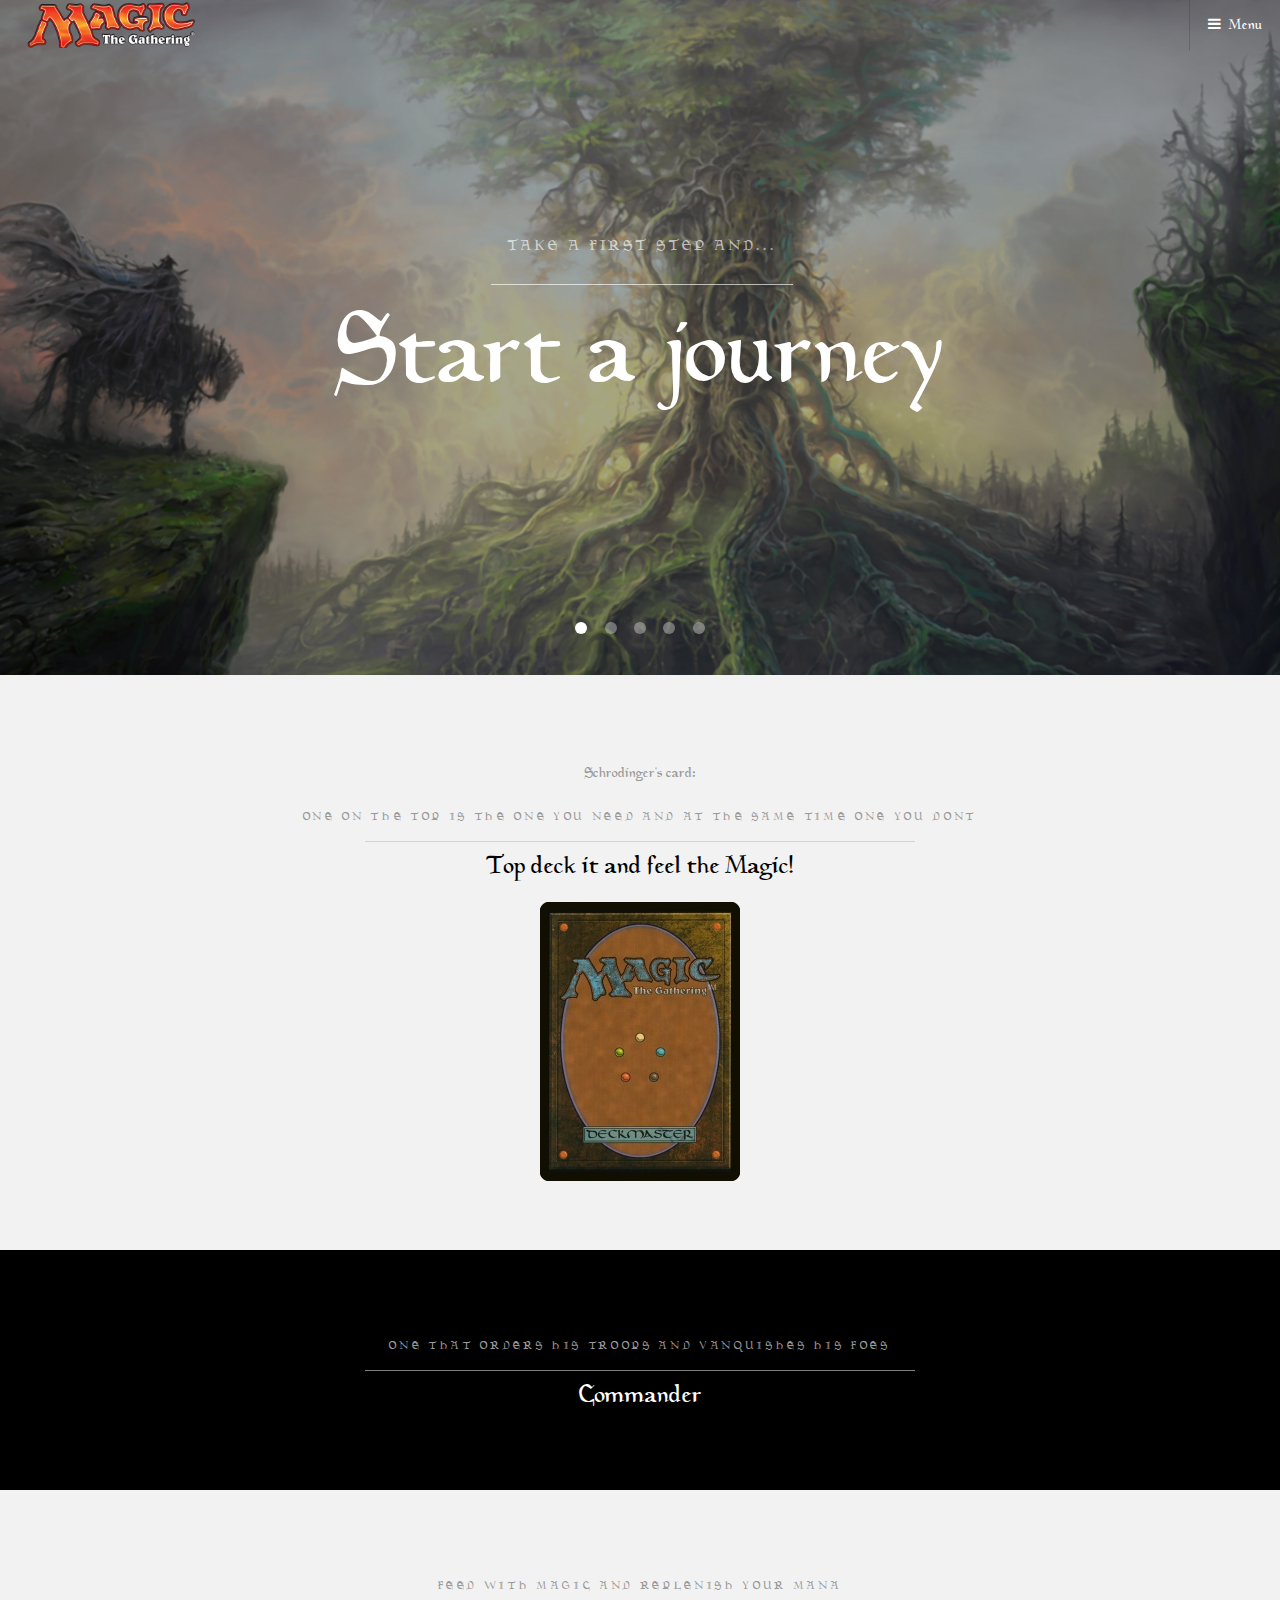
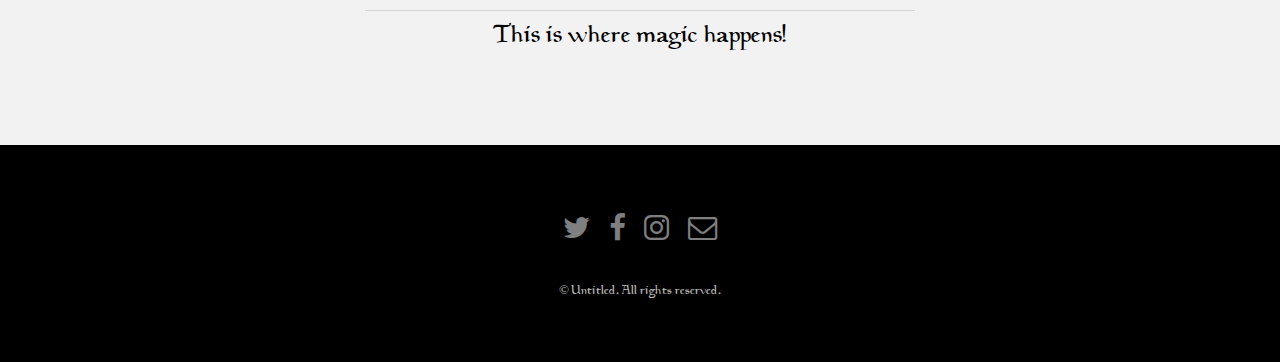
<file: index.html>
<!DOCTYPE HTML>
<!--
	Hielo by TEMPLATED
	templated.co @templatedco
	Released for free under the Creative Commons Attribution 3.0 license (templated.co/license)
-->
<html>
	<head>
		<title>MTG - Home</title>
		<meta charset="utf-8" />
		<meta name="viewport" content="width=device-width, initial-scale=1" />
		<!-- Dodati meta tagove za bolju optimizaciju za google search, mislim da mi je marko poslao link na slack -->
		<link rel="stylesheet" href="assets/css/main.css" />
		<link rel="stylesheet" href="assets/css/custom.css">
	</head>
	<body>

		<!-- Header -->
			<header id="header" class="alt">
				<a class="logo logoCommander" href="index.html"></a>
				<a href="#menu">Menu</a>
			</header>

		<!-- Nav -->
			<nav id="menu">
				<ul class="links">
					<li><a href="index.html">Home</a></li>
					<li><a href="commanders.html">Commanders</a></li>
					<li><a href="game.html">Game</a></li>
					<li><a href="#rss">Magic RSS</a></li>
				</ul>
			</nav>

		<!-- Banner -->
			<section class="banner full">
				<article>
					<img src="images/inspiration1.jpg" alt="" />
					<div class="inner">
						<header>
							<p>Take a first step and...</p>
							<h2>Start a journey</h2>
						</header>
					</div>
				</article>
				<article>
					<img src="images/inspiration2.jpg" alt="" />
					<div class="inner">
						<header>
							<p>Battle hard and...</p>
							<h2>Fight the odds</h2>
						</header>
					</div>
				</article>
				<article>
					<img src="images/inspiration3.jpg"  alt="" />
					<div class="inner">
						<header>
							<p>Fight wisely and...</p>
							<h2>Problems will seem smaller</h2>
						</header>
					</div>
				</article>
				<article>
					<img src="images/inspiration4.jpg"  alt="" />
					<div class="inner">
						<header>
							<p>Falling down is a chance to</p>
							<h2>Rise stronger</h2>
						</header>
					</div>
				</article>
				<article>
					<img src="images/inspiration5.jpg"  alt="" />
					<div class="inner">
						<header>
							<p>Victory is at hand</p>
							<h2>Deus Vult</h2>
						</header>
					</div>
				</article>
			</section>

		<!-- One -->
			<section id="one" class="wrapper style2">
				<div class="inner">
					<header class="align-center">
						<p>Schrodinger's card:</p>
						<p class="special">One on the top is the one you need and at the same time one you dont</p>
						<h2>Top deck it and feel the Magic!</h2>
						<img id="MTGCardBack" src="images/cardBack.jpg" alt="">
					</header>

				</div>
			</section>

		<!-- Two -->
			<section id="two" class="wrapper style3">
				<div class="inner">
					<header class="align-center">
						<p>One that orders his troops and vanquishes his foes</p>
						<h2>Commander</h2>
					</header>
				</div>
			</section>

		<!-- Three -->
		<section id="three" class="wrapper style2">
			<div class="inner">
				<header class="align-center">
					<p class="special">Feed with magic and replenish your Mana</p>
					<h2>This is where magic happens!</h2>
				</header>
				<div id="rss" class="box">
					<!--   rss   -->
					<!-- start feedwind code --> <script type="text/javascript" src="https://feed.mikle.com/js/fw-loader.js" data-fw-param="39717/"></script> <!-- end feedwind code -->
					<!--  /rss   -->
				</div>
			</div>
		</section>


		<!-- Footer -->
			<footer id="footer">
				<div class="container">
					<ul class="icons">
						<li><a href="#" class="icon fa-twitter"><span class="label">Twitter</span></a></li>
						<li><a href="#" class="icon fa-facebook"><span class="label">Facebook</span></a></li>
						<li><a href="#" class="icon fa-instagram"><span class="label">Instagram</span></a></li>
						<li><a href="#" class="icon fa-envelope-o"><span class="label">Email</span></a></li>
					</ul>
				</div>
				<div class="copyright">
					&copy; Untitled. All rights reserved.
				</div>
			</footer>

		<!-- Scripts -->
			<script src="assets/js/jquery.min.js"></script>
			<script src="assets/js/jquery.scrollex.min.js"></script>
			<script src="assets/js/skel.min.js"></script>
			<script src="assets/js/util.js"></script>
			<script src="assets/js/main.js"></script>

	</body>
</html>
</file>
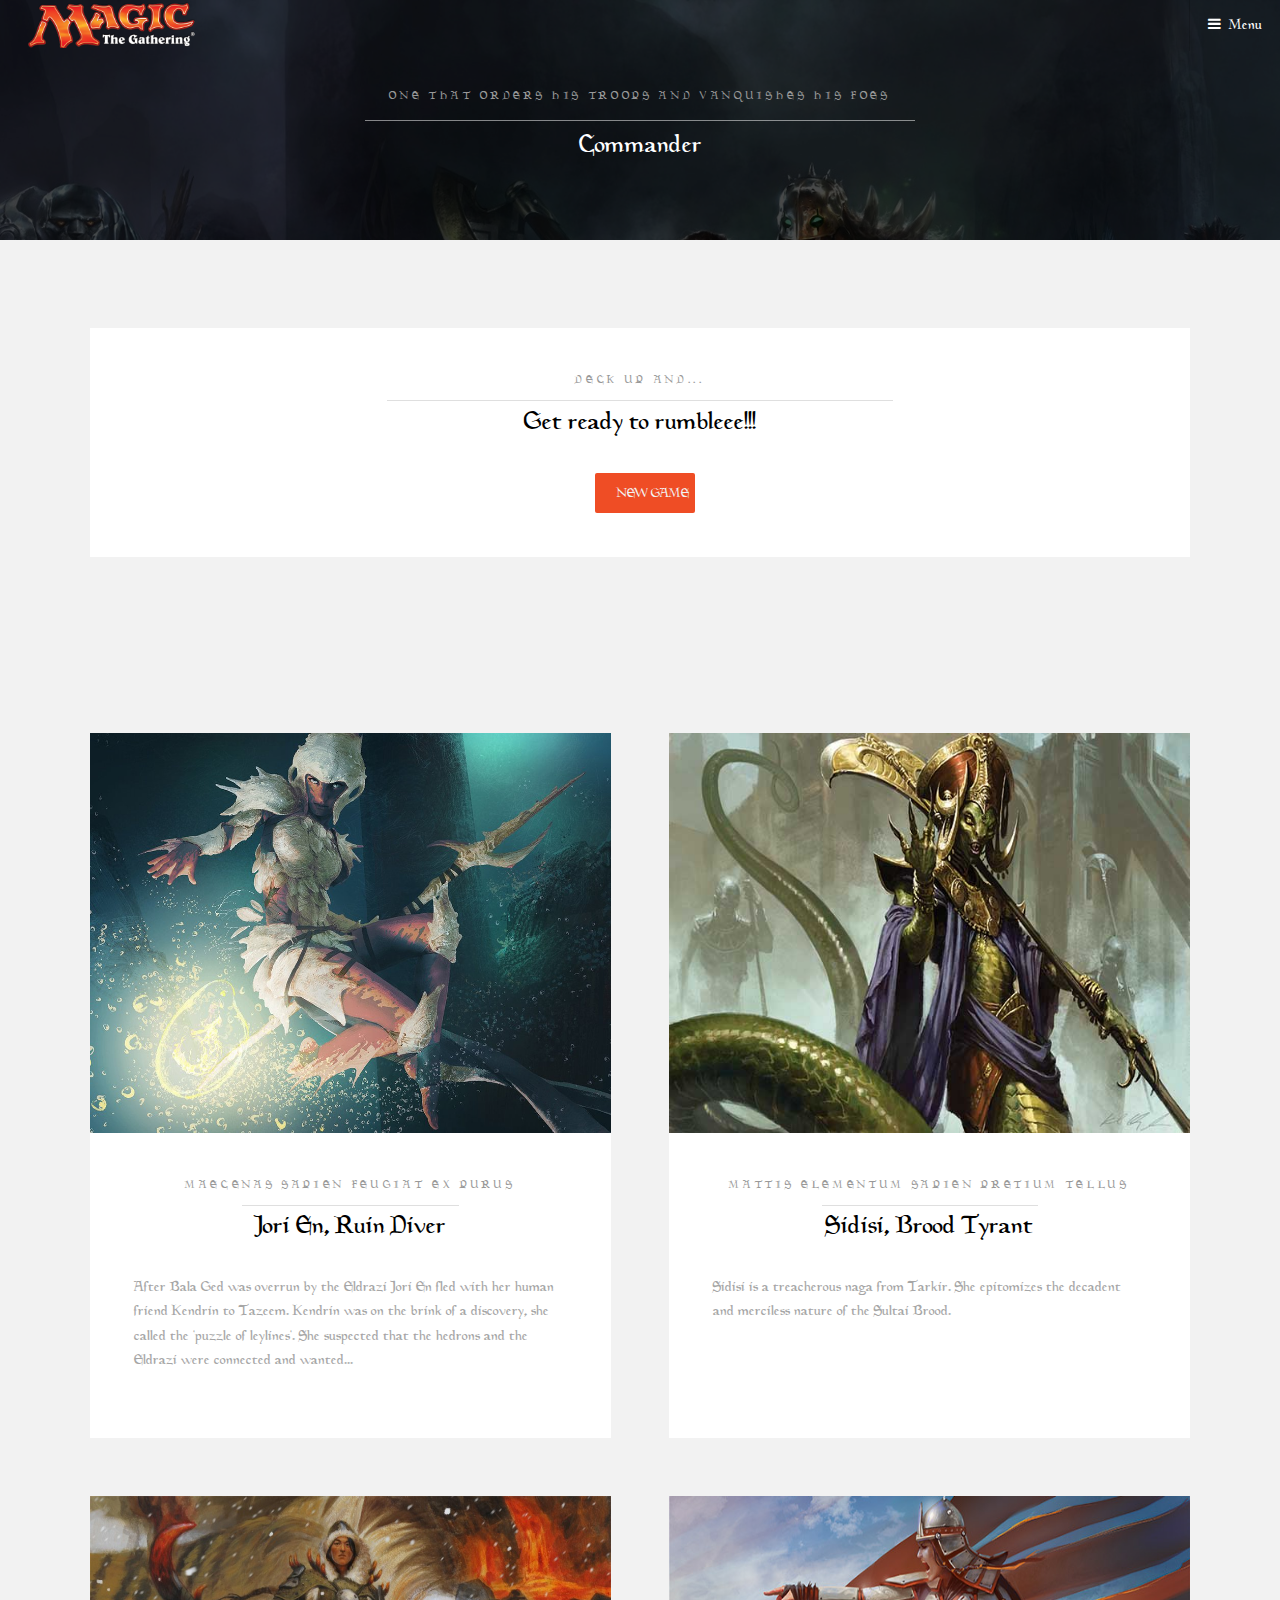
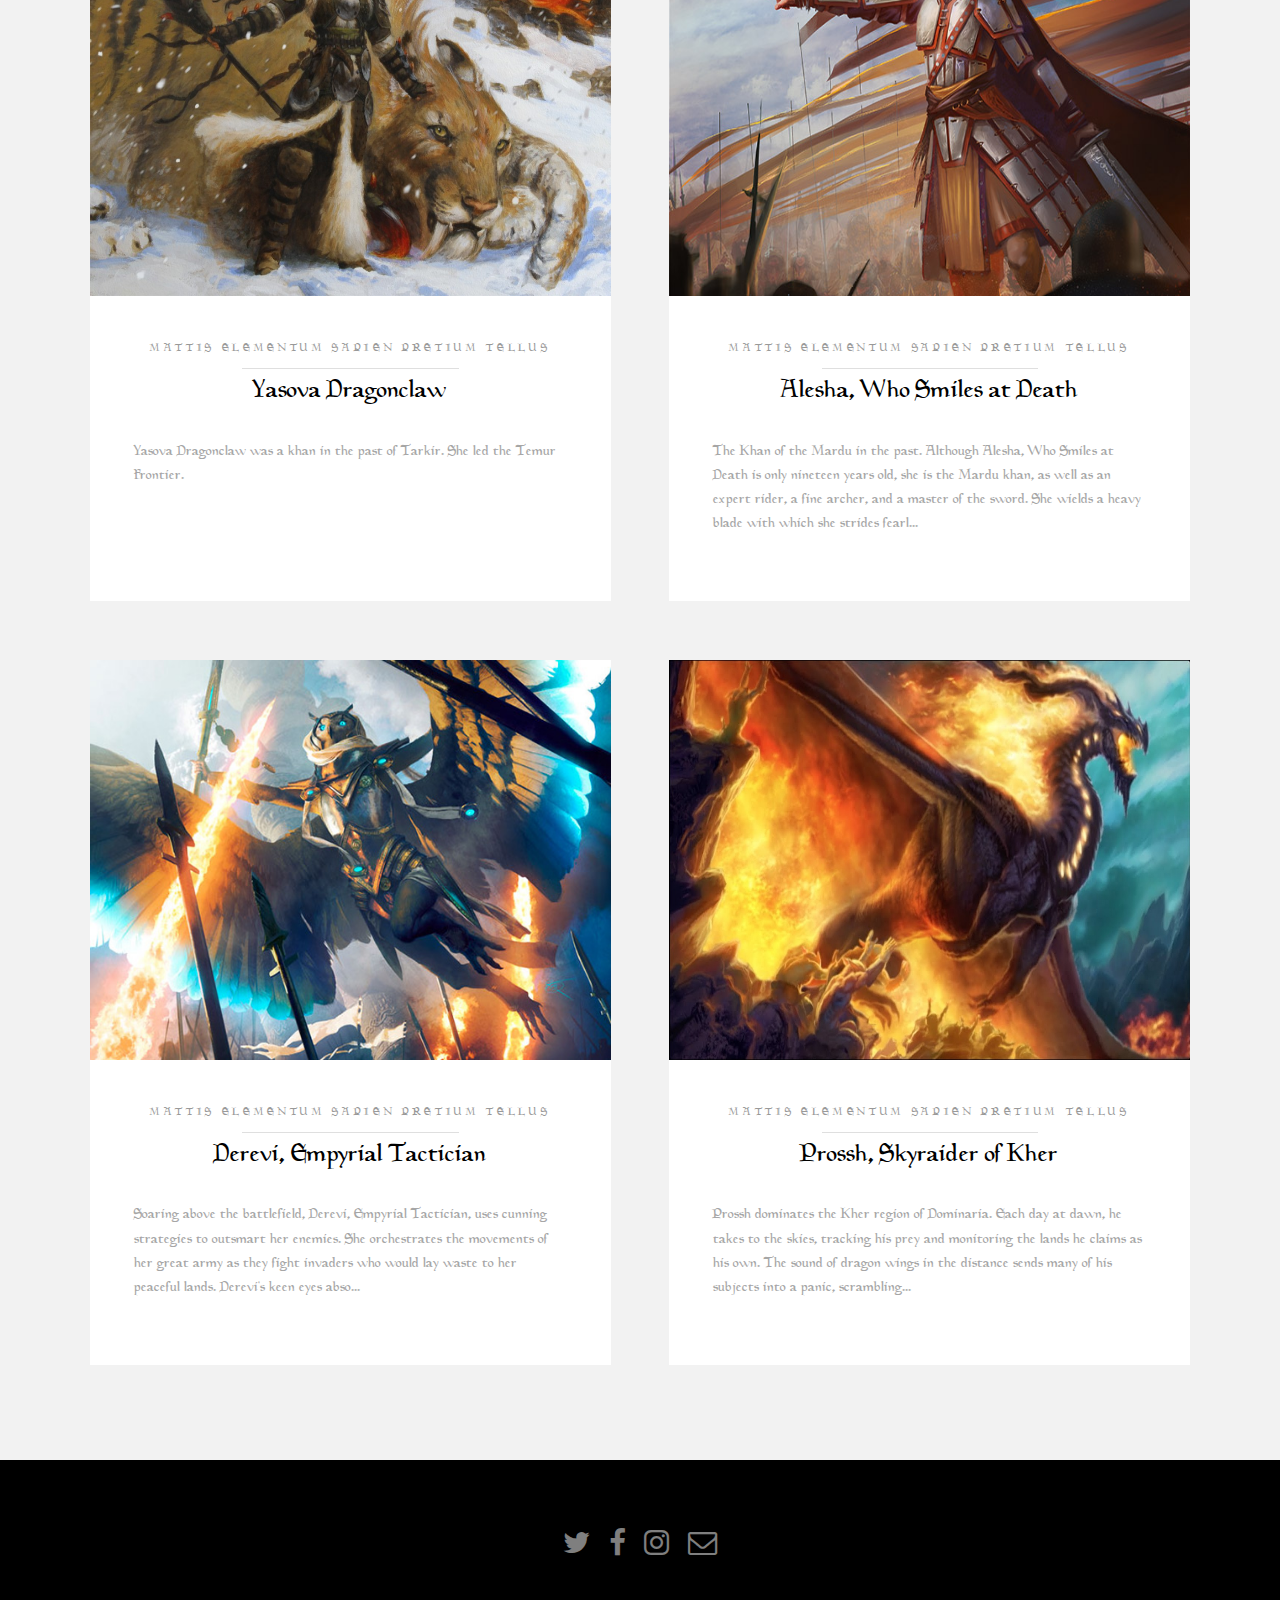
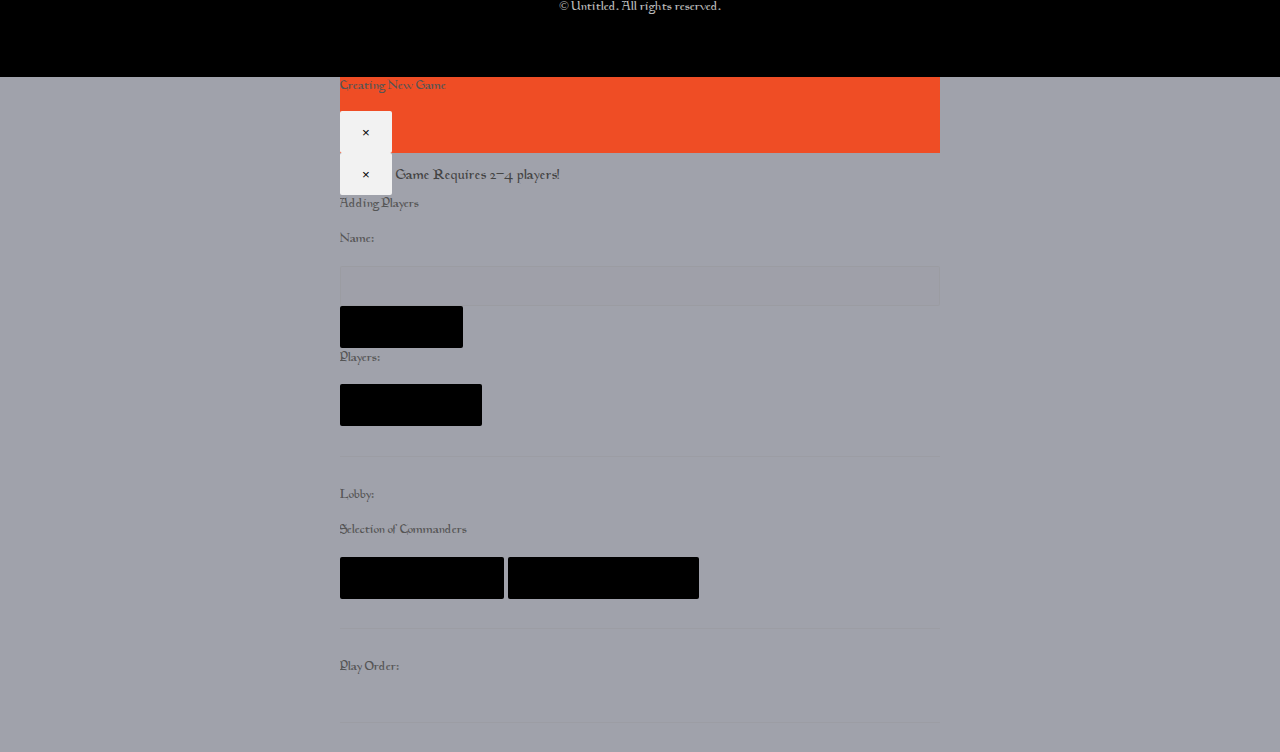
<file: commanders.html>
<!DOCTYPE HTML>
<!--
	Hielo by TEMPLATED
	templated.co @templatedco
	Released for free under the Creative Commons Attribution 3.0 license (templated.co/license)
-->
<html>
<head>
    <title>MTG - Commanders</title>
    <meta charset="utf-8" />
    <meta name="viewport" content="width=device-width, initial-scale=1" />
    <link rel="stylesheet" href="assets/css/main.css" />
    <link rel="stylesheet" href="https://maxcdn.bootstrapcdn.com/bootstrap/4.0.0-alpha.6/css/bootstrap.min.css" integrity="sha384-rwoIResjU2yc3z8GV/NPeZWAv56rSmLldC3R/AZzGRnGxQQKnKkoFVhFQhNUwEyJ" crossorigin="anonymous">
    <link rel="stylesheet" href="assets/css/custom.css">
</head>
<body class="subpage">

<!-- Header -->


<!-- Nav -->
<nav id="menu">
    <ul class="links">
        <li><a href="index.html">Home</a></li>
        <li><a href="commanders.html">Commanders</a></li>
        <li><a href="game.html">Game</a></li>
    </ul>
</nav>

<!-- One -->
<section id="One" class="wrapper style3">
    <header id="header" class="alt">
        <a class="logo logoCommander" href="index.html"></a>
        <a href="#menu">Menu</a>
    </header>
    <div class="inner">
        <header class="align-center">
            <p>One that orders his troops and vanquishes his foes</p>
            <h2>Commander</h2>
        </header>
    </div>
</section>

<!-- Two -->
<section id="two" class="wrapper style2">
    <div class="inner">
        <div class="box">
            <div class="content">
                <header class="align-center">
                    <p>Deck up and...</p>
                    <h2>Get ready to rumbleee!!!</h2>
                    <button id="btnNewGame" type="button" class="btn btn-danger">New Game</button>
                    <img id="arrowPlayer" src="images/Double_angle_down_font_awesome.svg.png" alt="pointer to">
                    <button id="btnPlayers" type="button" class="btn btn-danger" data-toggle="modal" data-target="#players">Players</button>
                    <img  id="arrowPick" src="images/Double_angle_down_font_awesome.svg.png" alt="pointer to">
                    <div class="playerPickMainScreen">
                        <div class="playerPickPlayer">

                        </div>
                    </div>
                    <div class="playerPickMainScreen">
                        <div class="playerPickColor">

                        </div>
                    </div>
                </header>
            </div>
        </div>
    </div>
</section>

<section id="three" class="wrapper style2">
    <div class="inner">
        <div class="grid-style">
            <div>
                <div id="commander1" class="box">
                    <div class="image fit commanderFit">
                        <img class="commanderFit" src="images/Jori_En_Ruin_Diver.jpg" alt="" />
                    </div>
                    <div class="content cardContent">
                        <header class="align-center">
                            <p>maecenas sapien feugiat ex purus</p>
                            <h2 id="value1">Jori En, Ruin Diver</h2>
                        </header>
                        <p class="card-text"> After Bala Ged was overrun by the Eldrazi Jori En fled with her human friend Kendrin to Tazeem. Kendrin was on the brink of a discovery, she called the 'puzzle of leylines'. She suspected that the hedrons and the Eldrazi were connected and wanted to travel to Sea Gate to see the Lighthouse's records on the Eye of Ugin, but she died before she could accomplish that.</p>
                    </div>
                </div>
            </div>

            <div>
                <div id="commander2" class="box">
                    <div class="image fit commanderFit">
                        <img class="commanderFit" src="images/Sidisi_Brood_Tyrant.jpg" alt="" />
                    </div>
                    <div class="content cardContent">
                        <header class="align-center">
                            <p>mattis elementum sapien pretium tellus</p>
                            <h2 id="value2">Sidisi, Brood Tyrant</h2>
                        </header>
                        <p class="card-text"> Sidisi is a treacherous naga from Tarkir. She epitomizes the decadent and merciless nature of the Sultai Brood.</p>
                    </div>
                </div>
            </div>

            <div>
                <div id="commander3" class="box">
                    <div class="image fit commanderFit">
                        <img class="commanderFit" src="images/Yasova_Dragonclaw.jpg" alt="" />
                    </div>
                    <div class="content cardContent">
                        <header class="align-center">
                            <p>mattis elementum sapien pretium tellus</p>
                            <h2 id="value3">Yasova Dragonclaw</h2>
                        </header>
                        <p class="card-text"> Yasova Dragonclaw was a khan in the past of Tarkir. She led the Temur Frontier.</p>
                    </div>
                </div>
            </div>

            <div>
                <div id="commander4" class="box">
                    <div class="image fit commanderFit">
                        <img class="commanderFit" src="images/Alesha_Who_Smiles_at_Death.jpg" alt="" />
                    </div>
                    <div class="content cardContent">
                        <header class="align-center">
                            <p>mattis elementum sapien pretium tellus</p>
                            <h2 id="value4">Alesha, Who Smiles at Death</h2>
                        </header>
                        <p class="card-text"> The Khan of the Mardu in the past. Although Alesha, Who Smiles at Death is only nineteen years old, she is the Mardu khan, as well as an expert rider, a fine archer, and a master of the sword. She wields a heavy blade with which she strides fearlessly into hand-to-hand combat. She scoffs at dragonkind, believing them to be nothing more than vermin, and challenges her enemies to face her in battle.</p>
                    </div>
                </div>
            </div>

            <div>
                <div id="commander5" class="box">
                    <div class="image fit commanderFit">
                        <img class="commanderFit" src="images/Derevi_Empyrial_Tactician.jpg" alt="" />
                    </div>
                    <div class="content cardContent">
                        <header class="align-center">
                            <p>mattis elementum sapien pretium tellus</p>
                            <h2 id="value5">Derevi, Empyrial Tactician</h2>
                        </header>
                        <p class="card-text"> Soaring above the battlefield, Derevi, Empyrial Tactician, uses cunning strategies to outsmart her enemies. She orchestrates the movements of her great army as they fight invaders who would lay waste to her peaceful lands. Derevi's keen eyes absorb a multitude of factors as she rapidly alters her plan to meet the changing conditions on the ground. Among her devoted followers, Derevi is called the greatest commander the Shards have ever seen. Her brilliant strategy routed the Grixis hordes at the Battle of Split Peak. Her clever diplomacy diverted the Esper Council in their plot against her. Derevi is disciplined but fair, and she evokes loyalty in her soldiers. Always the eye in the sky, this commander outmaneuvers her enemies time and time again.</p>
                    </div>
                </div>
            </div>

            <div>
                <div id="commander6" class="box">
                    <div class="image fit commanderFit">
                        <img class="commanderFit" src="images/Prossh_Skyraider_of_Kher.jpg" alt="" />
                    </div>
                    <div class="content cardContent">
                        <header class="align-center">
                            <p>mattis elementum sapien pretium tellus</p>
                            <h2 id="value6">Prossh, Skyraider of Kher</h2>
                        </header>
                        <p class="card-text"> Prossh dominates the Kher region of Dominaria. Each day at dawn, he takes to the skies, tracking his prey and monitoring the lands he claims as his own. The sound of dragon wings in the distance sends many of his subjects into a panic, scrambling for shelter that can withstand his dragon fire. He levels entire villages just to punish a single hunter who strayed into his territory. Those who don't pay tribute to him are burned alive. Prossh is worshipped by the kobolds of the region, and some offer themselves to His Mighty Overlordship in hopes that he spares their kin. Prossh is a predatory machine, and the death of his "allies" just makes him stronger.</p>
                    </div>
                </div>
            </div>

        </div>
    </div>
</section>

<!-- Footer -->
<footer id="footer">
    <div class="container">
        <ul class="icons">
            <li><a href="#" class="icon fa-twitter"><span class="label">Twitter</span></a></li>
            <li><a href="#" class="icon fa-facebook"><span class="label">Facebook</span></a></li>
            <li><a href="#" class="icon fa-instagram"><span class="label">Instagram</span></a></li>
            <li><a href="#" class="icon fa-envelope-o"><span class="label">Email</span></a></li>
        </ul>
    </div>
    <div class="copyright">
        &copy; Untitled. All rights reserved.
    </div>
</footer>

<!--============================
              FORM MODAL
   =============================-->
<!-- Form Modal -->
<div id="players" class="modal fade" role="dialog">
    <div class="modal-dialog modal-lg" role="document">
        <div class="modal-content">
            <div class="modal-header bg-danger text-white">
                <h5 class="modal-title">Creating New Game</h5>
                <button type="button" class="close" data-dismiss="modal" aria-label="Close">
                    <span aria-hidden="true">&times;</span>
                </button>
            </div>
            <div class="modal-body">
                <div class="alert alert-warning alert-dismissible fade show" role="alert">
                    <button type="button" class="close" data-dismiss="alert" aria-label="Close">
                        <span aria-hidden="true">&times;</span>
                    </button>
                    Game Requires 2-4 players!
                </div>
                <form>
                    <!-- Form Modal - PRE LOBBY  -->
                    <div id="addPlayerModalPanel">
                        <h5 class="mb-4">Adding Players</h5>
                        <div class="form-group">
                            <label for="playerName">Name:</label>
                            <input type="text" class="form-control" id="playerName">
                        </div>
                        <button id="addPlayer" type="submit" class="btn btn-primary text-white">Add player</button>
                        <div class="form-group my-4">
                            <label for="playerGrid">Players:</label>
                            <div class="row">
                                <div id="playerGrid" class="col-md-6">

                                </div>
                                <div id="divPlayerRemove" class="col-md-6">

                                </div>
                            </div>
                        </div>
                        <button id="createLobby" type="submit" class="btn btn-primary text-white">Create Lobby</button>
                    </div>
                    <!-- /Form Modal - PRE LOBBY  -->
                    <!-- Form Modal - LOBBY  -->
                    <div id="PlayerModalLobby">
                        <hr class="my-4">
                        <h5 class="mb-4">Lobby:</h5>
                        <div class="form-group my-4">
                            <label for="playerLobby">Selection of Commanders</label>
                            <div class="row">
                                <div id="playerLobby" class="col-md-3">

                                </div>
                                <div id="colorLobby" class="col-md-1">

                                </div>
                                <div id="commanderLobby" class="col-md-6">

                                </div>
                                <div class="col-md-2 reRoll">

                                </div>
                            </div>
                        </div>
                        <button id="pickCommander" type="submit" class="btn btn-primary text-white">Pick Commander</button>
                        <button id="randomizeCommander" type="submit" class="btn btn-primary text-white">Random Commander</button>
                        <button id="btnRandomizeOrder" type="submit" class="btn btn-primary hiddenButton text-white">Randomize play order</button>
                    </div>
                    <!-- Form Modal - PLAY ORDER  -->
                    <div id="divPlayOrder">
                        <hr class="my-4">
                        <h5 class="mb-4">Play Order:</h5>
                        <div class="form-group my-4">
                            <div class="row">
                                <div id="divOrderNumber" class="col-md-1">

                                </div>
                                <div id="divOrderPlayer" class="col-md-4">

                                </div>
                                <div id="divOrderColor" class="col-md-1">

                                </div>
                                <div id="divOrderCommander" class="col-md-6">

                                </div>
                            </div>
                        </div>
                    </div>
                    <!-- /Form Modal - PLAY ORDER  -->
                    <!-- /Form Modal - LOBBY  -->
                    <hr class="mb-4">
                    <button type="submit" id="btnCreateNewGame" class="btn btn-primary btn-lg hiddenButton text-white">Create new game</button>
                </form>
            </div>
        </div>
    </div>
</div>  <!--   /form modal   -->

<!-- Scripts -->
<script src="assets/js/jquery.min.js"></script>
<script src="assets/js/jquery.scrollex.min.js"></script>
<script src="assets/js/skel.min.js"></script>
<script src="assets/js/util.js"></script>
<script src="assets/js/main.js"></script>
<script src="https://npmcdn.com/tether@1.2.4/dist/js/tether.min.js"></script>
<script src="https://maxcdn.bootstrapcdn.com/bootstrap/4.0.0-alpha.6/js/bootstrap.min.js" integrity="sha384-vBWWzlZJ8ea9aCX4pEW3rVHjgjt7zpkNpZk+02D9phzyeVkE+jo0ieGizqPLForn" crossorigin="anonymous"></script>
<script src="assets/js/commanders.js"></script>
<script src="assets/js/jquery.cookie.js"></script>
</body>
</html>
</file>
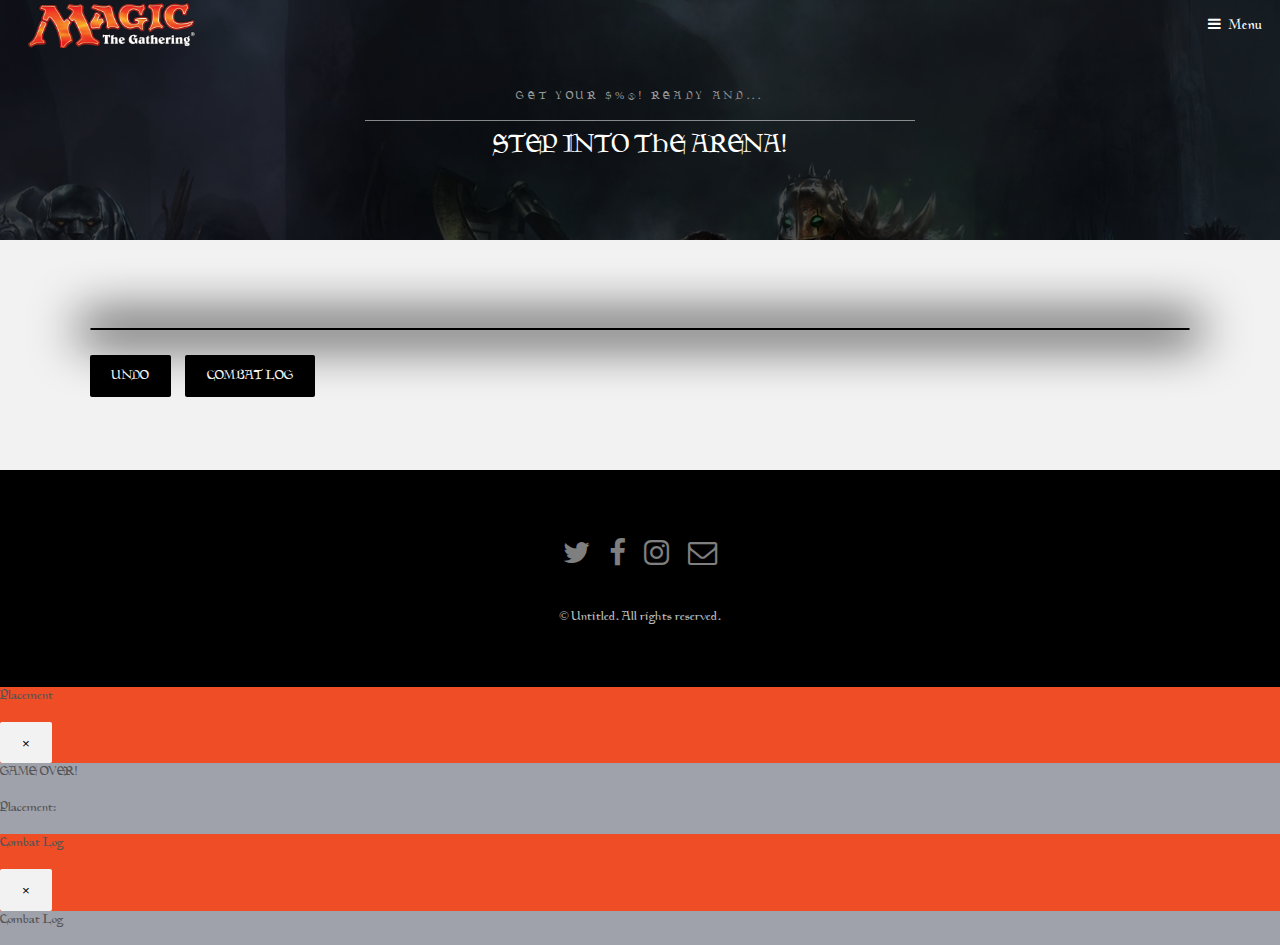
<file: game.html>
<!DOCTYPE HTML>
<html>
<head>
    <title>MTG - Game</title>
    <meta charset="utf-8" />
    <meta name="viewport" content="width=device-width, initial-scale=1" />
    <link rel="stylesheet" href="assets/css/main.css" />
    <link rel="stylesheet" href="https://maxcdn.bootstrapcdn.com/bootstrap/4.0.0-alpha.6/css/bootstrap.min.css" integrity="sha384-rwoIResjU2yc3z8GV/NPeZWAv56rSmLldC3R/AZzGRnGxQQKnKkoFVhFQhNUwEyJ" crossorigin="anonymous">
    <link rel="stylesheet" href="assets/css/custom.css">
</head>
<body class="subpage">

<!-- Header -->


<!-- Nav -->
<nav id="menu">
    <ul class="links">
        <li><a href="index.html">Home</a></li>
        <li><a href="commanders.html">Commanders</a></li>
        <li><a href="game.html">Game</a></li>
    </ul>
</nav>

<!-- One -->
<section id="One" class="wrapper style3">
    <header id="header" class="alt">
        <a class="logo logoCommander" href="index.html"></a>
        <a href="#menu">Menu</a>
    </header>
    <div class="inner">
        <header class="align-center">
            <p>Get your $%#! ready and...</p>
            <h2>STEP INTO THE ARENA!</h2>
        </header>
    </div>
</section>

<!-- Two -->
<section id="two" class="wrapper style2">
    <div class="inner">
        <!--  table  -->
        <div id="tables">

        </div>
        <!--  /table  -->
        <button id="btnUndo" type="button" class="btnUndo btn btn-danger">Undo</button>
        <button id="btnCombatLog" type="button" class="btnCombatLog btn btn-danger" data-toggle="modal" data-target="#modalCombatLog">Combat Log</button>
    </div>
</section>

<!-- Footer -->
<footer id="footer">
    <div class="container">
        <ul class="icons">
            <li><a href="#" class="icon fa-twitter"><span class="label">Twitter</span></a></li>
            <li><a href="#" class="icon fa-facebook"><span class="label">Facebook</span></a></li>
            <li><a href="#" class="icon fa-instagram"><span class="label">Instagram</span></a></li>
            <li><a href="#" class="icon fa-envelope-o"><span class="label">Email</span></a></li>
        </ul>
    </div>
    <div class="copyright">
        &copy; Untitled. All rights reserved.
    </div>
</footer>

<!--============================
       FORM MODAL - PLACEMENT
   =============================-->
<!-- Form Modal -->
<div id="placementModal" class="modal fade" role="dialog">
    <div class="modal-dialog" role="document">
        <div class="modal-content">
            <div class="modal-header bg-danger text-white">
                <h5 class="modal-title">Placement</h5>
                <button type="button" class="close" data-dismiss="modal" aria-label="Close">
                    <span aria-hidden="true">&times;</span>
                </button>
            </div>
            <div class="modal-body">
                <h5 class="mb-4">GAME OVER!</h5>
                <label for="placement">Placement:</label>
                <div id="placement">

                </div>
            </div>
        </div>
    </div>
</div>  <!--   /form modal   -->


<!--============================
       FORM MODAL - COMBAT LOG
   =============================-->
<!-- Form Modal -->
<div id="modalCombatLog" class="modal fade" role="dialog">
    <div class="modal-dialog" role="document">
        <div class="modal-content">
            <div class="modal-header bg-danger text-white">
                <h5 class="modal-title">Combat Log</h5>
                <button type="button" class="close" data-dismiss="modal" aria-label="Close">
                    <span aria-hidden="true">&times;</span>
                </button>
            </div>
            <div class="modal-body">
                <h5 class="mb-4">Combat Log</h5>
                <div id="divCombatLog">

                </div>
            </div>
        </div>
    </div>
</div>  <!--   /form modal   -->

<!-- Scripts -->
<script src="assets/js/jquery.min.js"></script>
<script src="assets/js/jquery.scrollex.min.js"></script>
<script src="assets/js/skel.min.js"></script>
<script src="assets/js/util.js"></script>
<script src="assets/js/main.js"></script>
<script src="https://npmcdn.com/tether@1.2.4/dist/js/tether.min.js"></script>
<script src="https://maxcdn.bootstrapcdn.com/bootstrap/4.0.0-alpha.6/js/bootstrap.min.js" integrity="sha384-vBWWzlZJ8ea9aCX4pEW3rVHjgjt7zpkNpZk+02D9phzyeVkE+jo0ieGizqPLForn" crossorigin="anonymous"></script>
<script src="assets/js/commanders.js"></script>
<script src="assets/js/jquery.cookie.js"></script>
<script src="assets/js/game.js"></script>
</body>
</html>
</file>
<file: assets/css/custom.css>
/*---------------------------------- NAV ----------------------------------*/

.logoCommander {
    width: 190px;
    height: 47.6px;
    background: url('../../images/logo_mtg.png');
    background-size: cover;

}

nav {
    height: 6em;
    background-color: rgba(44, 49, 69, 0.45);
}

.navbar-nav {
    padding-left: 200px;
}

.jumbotron {
    background: url('../../images/jumbotron_wallpaper.jpg');
    background-size: cover;
}

nav.navbar{
// Animation
-webkit-transition: all 0.4s ease;
    transition: all 0.4s ease;
}

nav.navbar.shrink {
    height: 2.75em;

}

.logo.shrink {
    width: 176.5px;
    height: 48px;
    background: url('../../images/logo_mtg.png');
    background-size: cover;
}

/*---------------------------------- /NAV ----------------------------------*/

/*---------------------------------- FONTS ----------------------------------*/

@font-face {
    font-family: Magic;
    src: local("MAGIC"),
    url(../fonts/MAGIC.TTF);
    font-weight: bold;
}

body {
    font-family: "Magic", serif;
}

.btn {
    font-family: "Magic", serif;
}

.nav-link {
    font-size: x-large;
}

/*---------------------------------- /FONTS ----------------------------------*/

/*---------------------------------- INDEX ----------------------------------*/

.jumbotron {
    margin-top: 96px;
}

.LoginColor{
    color: rgb(239, 77, 37) !important;
    border-color: rgb(239, 77, 37) !important;
}

body {
    background-color: rgba(44, 49, 69, 0.45);
}



/*---------------------------------- /INDEX ----------------------------------*/

/*---------------------------------- COMMANDERS ----------------------------------*/

#btnNewGame, #btnPlayers {
    width: 100px;
    height: 40px;
    margin-left: 10px;
    background-color: rgb(239, 77, 37);
}

.bg-danger{
    background-color: rgb(239, 77, 37) !important;
}

.btn-primary {
    background-color: black;
    border-color: rgb(239, 77, 37) !important;
}

.btn-primary:hover {
    background-color: rgb(53, 46, 41) !important;
    border-color: rgb(239, 77, 37) !important;
}

.newGameColor {
    background-color: rgb(114, 120, 45) !important;
}

.btn, .active {
    transition: .4s;
}

#arrowPlayer {
     width: 40px;
     height: 40px;
     margin-left: 10px;
     display: none;
 }

#arrowPick {
    width: 40px;
    height: 40px;
    margin-left: 10px;
    display: none;
}

.playerPickMainScreen{
    width: 100px;
    height: 24px;
    margin-left: 10px;
    display: none;
}

#btnPlayers {
    display: none;
}

.playerPickPlayer {
    padding: 0px;
    width: 100px;
    font-size: larger;
    display: inline-block;
}

.playerPickColor {
    padding: 0px;
    width: 100px;
    margin-left: 10px;
    display: inline-block;
}

.btn-sm {
    height: 23px;
    margin-bottom: 12px;
}

.hiddenButton {
    display: none;
}

/*---------------------------------- COLORS ----------------------------------*/

.red{
    width: 20px;
    height: 10px;
    background-color: red;
}

.blue{
    width: 20px;
    height: 10px;
    background-color: blue;
}

.yellow{
    width: 20px;
    height: 10px;
    background-color: yellow;
}

.green{
    width: 20px;
    height: 10px;
    background-color: green;
}

.black{
    width: 20px;
    height: 10px;
    background-color: black;
}

.violet {
    width: 20px;
    height: 10px;
    background-color: violet;
}

.firstPickBorder {
    border: solid 3px red !important;
}

.secondPickBorder {
    border: solid 3px blue !important;
}

.thirdPickBorder {
    border: solid 3px yellow !important;
}

.fourthPickBorder {
    border: solid 3px green !important;
}

.fifthPickBorder {
    border: solid 3px black !important;
}

.sixthPickBorder {
    border: solid 3px violet !important;
}

.lobbyColorMargin {
    margin-top: 3px;
    margin-bottom: 26.5px;
}

/*---------------------------------- /COLORS ----------------------------------*/

/*---------------------------------- /COMMANDERS ----------------------------------*/

/*---------------------------------- GAME ----------------------------------*/

#tables {
    border-radius: 15px;
    border: solid 1px black;
    background: white;
    box-shadow: 0 0 50px 10px rgba(0, 0, 0, 1);
}

td {
    width: 500px;
}

.card-img-top {
    height: 275px;
}

#players {
    width: 600px;
    margin: auto;
    overflow-y: auto;
    max-height: 800px;
}

.btn-success {
   margin-left: 5px !important;
   margin-top: 5px !important;
   font-family: Serif;
    border-color: rgb(239, 77, 37) !important;
}

.spearator {
    margin-right: 50px !important;
}

#undo {
    margin-top: 25px;
}

.btnUndo, .btnCombatLog {
    margin-top: 25px;
    margin-right: 10px;
    margin-bottom: 15px;
}

.bottomBorderClass{
    border-bottom: solid 2px black;
}

.tableRowBodyFontFamilyAndSize {
    font-size: x-large;
    font-family: Serif;
}

.cardContent {
    height: 305px;
}

.commanderFit {
    height: 400px;
}

th {
    padding: 0 0 0 11px !important;
    font-size: larger !important;
}

table {
    margin-bottom: 0;
}
</file>
<file: assets/css/main.css>
@charset "UTF-8";
@import url(font-awesome.min.css);
@import url("https://fonts.googleapis.com/css?family=Poppins:300,400,500,600,700");

/*
	Hielo by TEMPLATED
	templated.co @templatedco
	Released for free under the Creative Commons Attribution 3.0 license (templated.co/license)
*/

/* Reset */

	html, body, div, span, applet, object, iframe, h1, h2, h3, h4, h5, h6, p, blockquote, pre, a, abbr, acronym, address, big, cite, code, del, dfn, em, img, ins, kbd, q, s, samp, small, strike, strong, sub, sup, tt, var, b, u, i, center, dl, dt, dd, ol, ul, li, fieldset, form, label, legend, table, caption, tbody, tfoot, thead, tr, th, td, article, aside, canvas, details, embed, figure, figcaption, footer, header, hgroup, menu, nav, output, ruby, section, summary, time, mark, audio, video {
		margin: 0;
		padding: 0;
		border: 0;
		font-size: 100%;
		font: inherit;
		vertical-align: baseline;
	}

	article, aside, details, figcaption, figure, footer, header, hgroup, menu, nav, section {
		display: block;
	}

	body {
		line-height: 1;
	}

	ol, ul {
		list-style: none;
	}

	blockquote, q {
		quotes: none;
	}

	blockquote:before, blockquote:after, q:before, q:after {
		content: '';
		content: none;
	}

	table {
		border-collapse: collapse;
		border-spacing: 0;
	}

	body {
		-webkit-text-size-adjust: none;
	}

/* Box Model */

	*, *:before, *:after {
		-moz-box-sizing: border-box;
		-webkit-box-sizing: border-box;
		box-sizing: border-box;
	}

/* Containers */

	.container {
		margin-left: auto;
		margin-right: auto;
	}

	.container.\31 25\25 {
		width: 100%;
		max-width: 100rem;
		min-width: 80rem;
	}

	.container.\37 5\25 {
		width: 60rem;
	}

	.container.\35 0\25 {
		width: 40rem;
	}

	.container.\32 5\25 {
		width: 20rem;
	}

	.container {
		width: 80rem;
	}

	@media screen and (max-width: 1680px) {

		.container.\31 25\25 {
			width: 100%;
			max-width: 100rem;
			min-width: 80rem;
		}

		.container.\37 5\25 {
			width: 60rem;
		}

		.container.\35 0\25 {
			width: 40rem;
		}

		.container.\32 5\25 {
			width: 20rem;
		}

		.container {
			width: 80rem;
		}

	}

	@media screen and (max-width: 1280px) {

		.container.\31 25\25 {
			width: 100%;
			max-width: 81.25rem;
			min-width: 65rem;
		}

		.container.\37 5\25 {
			width: 48.75rem;
		}

		.container.\35 0\25 {
			width: 32.5rem;
		}

		.container.\32 5\25 {
			width: 16.25rem;
		}

		.container {
			width: 65rem;
		}

	}

	@media screen and (max-width: 980px) {

		.container.\31 25\25 {
			width: 100%;
			max-width: 112.5%;
			min-width: 90%;
		}

		.container.\37 5\25 {
			width: 67.5%;
		}

		.container.\35 0\25 {
			width: 45%;
		}

		.container.\32 5\25 {
			width: 22.5%;
		}

		.container {
			width: 90%;
		}

	}

	@media screen and (max-width: 736px) {

		.container.\31 25\25 {
			width: 100%;
			max-width: 112.5%;
			min-width: 90%;
		}

		.container.\37 5\25 {
			width: 67.5%;
		}

		.container.\35 0\25 {
			width: 45%;
		}

		.container.\32 5\25 {
			width: 22.5%;
		}

		.container {
			width: 90% !important;
		}

	}

	@media screen and (max-width: 480px) {

		.container.\31 25\25 {
			width: 100%;
			max-width: 112.5%;
			min-width: 90%;
		}

		.container.\37 5\25 {
			width: 67.5%;
		}

		.container.\35 0\25 {
			width: 45%;
		}

		.container.\32 5\25 {
			width: 22.5%;
		}

		.container {
			width: 90% !important;
		}

	}

/* Grid */

	.row {
		border-bottom: solid 1px transparent;
		-moz-box-sizing: border-box;
		-webkit-box-sizing: border-box;
		box-sizing: border-box;
	}

	.row > * {
		float: left;
		-moz-box-sizing: border-box;
		-webkit-box-sizing: border-box;
		box-sizing: border-box;
	}

	.row:after, .row:before {
		content: '';
		display: block;
		clear: both;
		height: 0;
	}

	.row.uniform > * > :first-child {
		margin-top: 0;
	}

	.row.uniform > * > :last-child {
		margin-bottom: 0;
	}

	.row.\30 \25 > * {
		padding: 0 0 0 0rem;
	}

	.row.\30 \25 {
		margin: 0 0 -1px 0rem;
	}

	.row.uniform.\30 \25 > * {
		padding: 0rem 0 0 0rem;
	}

	.row.uniform.\30 \25 {
		margin: 0rem 0 -1px 0rem;
	}

	.row > * {
		padding: 0 0 0 2rem;
	}

	.row {
		margin: 0 0 -1px -2rem;
	}

	.row.uniform > * {
		padding: 2rem 0 0 2rem;
	}

	.row.uniform {
		margin: -2rem 0 -1px -2rem;
	}

	.row.\32 00\25 > * {
		padding: 0 0 0 4rem;
	}

	.row.\32 00\25 {
		margin: 0 0 -1px -4rem;
	}

	.row.uniform.\32 00\25 > * {
		padding: 4rem 0 0 4rem;
	}

	.row.uniform.\32 00\25 {
		margin: -4rem 0 -1px -4rem;
	}

	.row.\31 50\25 > * {
		padding: 0 0 0 3rem;
	}

	.row.\31 50\25 {
		margin: 0 0 -1px -3rem;
	}

	.row.uniform.\31 50\25 > * {
		padding: 3rem 0 0 3rem;
	}

	.row.uniform.\31 50\25 {
		margin: -3rem 0 -1px -3rem;
	}

	.row.\35 0\25 > * {
		padding: 0 0 0 1rem;
	}

	.row.\35 0\25 {
		margin: 0 0 -1px -1rem;
	}

	.row.uniform.\35 0\25 > * {
		padding: 1rem 0 0 1rem;
	}

	.row.uniform.\35 0\25 {
		margin: -1rem 0 -1px -1rem;
	}

	.row.\32 5\25 > * {
		padding: 0 0 0 0.5rem;
	}

	.row.\32 5\25 {
		margin: 0 0 -1px -0.5rem;
	}

	.row.uniform.\32 5\25 > * {
		padding: 0.5rem 0 0 0.5rem;
	}

	.row.uniform.\32 5\25 {
		margin: -0.5rem 0 -1px -0.5rem;
	}

	.\31 2u, .\31 2u\24 {
		width: 100%;
		clear: none;
		margin-left: 0;
	}

	.\31 1u, .\31 1u\24 {
		width: 91.6666666667%;
		clear: none;
		margin-left: 0;
	}

	.\31 0u, .\31 0u\24 {
		width: 83.3333333333%;
		clear: none;
		margin-left: 0;
	}

	.\39 u, .\39 u\24 {
		width: 75%;
		clear: none;
		margin-left: 0;
	}

	.\38 u, .\38 u\24 {
		width: 66.6666666667%;
		clear: none;
		margin-left: 0;
	}

	.\37 u, .\37 u\24 {
		width: 58.3333333333%;
		clear: none;
		margin-left: 0;
	}

	.\36 u, .\36 u\24 {
		width: 50%;
		clear: none;
		margin-left: 0;
	}

	.\35 u, .\35 u\24 {
		width: 41.6666666667%;
		clear: none;
		margin-left: 0;
	}

	.\34 u, .\34 u\24 {
		width: 33.3333333333%;
		clear: none;
		margin-left: 0;
	}

	.\33 u, .\33 u\24 {
		width: 25%;
		clear: none;
		margin-left: 0;
	}

	.\32 u, .\32 u\24 {
		width: 16.6666666667%;
		clear: none;
		margin-left: 0;
	}

	.\31 u, .\31 u\24 {
		width: 8.3333333333%;
		clear: none;
		margin-left: 0;
	}

	.\31 2u\24 + *,
	.\31 1u\24 + *,
	.\31 0u\24 + *,
	.\39 u\24 + *,
	.\38 u\24 + *,
	.\37 u\24 + *,
	.\36 u\24 + *,
	.\35 u\24 + *,
	.\34 u\24 + *,
	.\33 u\24 + *,
	.\32 u\24 + *,
	.\31 u\24 + * {
		clear: left;
	}

	.\-11u {
		margin-left: 91.66667%;
	}

	.\-10u {
		margin-left: 83.33333%;
	}

	.\-9u {
		margin-left: 75%;
	}

	.\-8u {
		margin-left: 66.66667%;
	}

	.\-7u {
		margin-left: 58.33333%;
	}

	.\-6u {
		margin-left: 50%;
	}

	.\-5u {
		margin-left: 41.66667%;
	}

	.\-4u {
		margin-left: 33.33333%;
	}

	.\-3u {
		margin-left: 25%;
	}

	.\-2u {
		margin-left: 16.66667%;
	}

	.\-1u {
		margin-left: 8.33333%;
	}

	@media screen and (max-width: 1680px) {

		.row > * {
			padding: 0 0 0 2rem;
		}

		.row {
			margin: 0 0 -1px -2rem;
		}

		.row.uniform > * {
			padding: 2rem 0 0 2rem;
		}

		.row.uniform {
			margin: -2rem 0 -1px -2rem;
		}

		.row.\32 00\25 > * {
			padding: 0 0 0 4rem;
		}

		.row.\32 00\25 {
			margin: 0 0 -1px -4rem;
		}

		.row.uniform.\32 00\25 > * {
			padding: 4rem 0 0 4rem;
		}

		.row.uniform.\32 00\25 {
			margin: -4rem 0 -1px -4rem;
		}

		.row.\31 50\25 > * {
			padding: 0 0 0 3rem;
		}

		.row.\31 50\25 {
			margin: 0 0 -1px -3rem;
		}

		.row.uniform.\31 50\25 > * {
			padding: 3rem 0 0 3rem;
		}

		.row.uniform.\31 50\25 {
			margin: -3rem 0 -1px -3rem;
		}

		.row.\35 0\25 > * {
			padding: 0 0 0 1rem;
		}

		.row.\35 0\25 {
			margin: 0 0 -1px -1rem;
		}

		.row.uniform.\35 0\25 > * {
			padding: 1rem 0 0 1rem;
		}

		.row.uniform.\35 0\25 {
			margin: -1rem 0 -1px -1rem;
		}

		.row.\32 5\25 > * {
			padding: 0 0 0 0.5rem;
		}

		.row.\32 5\25 {
			margin: 0 0 -1px -0.5rem;
		}

		.row.uniform.\32 5\25 > * {
			padding: 0.5rem 0 0 0.5rem;
		}

		.row.uniform.\32 5\25 {
			margin: -0.5rem 0 -1px -0.5rem;
		}

		.\31 2u\28xlarge\29, .\31 2u\24\28xlarge\29 {
			width: 100%;
			clear: none;
			margin-left: 0;
		}

		.\31 1u\28xlarge\29, .\31 1u\24\28xlarge\29 {
			width: 91.6666666667%;
			clear: none;
			margin-left: 0;
		}

		.\31 0u\28xlarge\29, .\31 0u\24\28xlarge\29 {
			width: 83.3333333333%;
			clear: none;
			margin-left: 0;
		}

		.\39 u\28xlarge\29, .\39 u\24\28xlarge\29 {
			width: 75%;
			clear: none;
			margin-left: 0;
		}

		.\38 u\28xlarge\29, .\38 u\24\28xlarge\29 {
			width: 66.6666666667%;
			clear: none;
			margin-left: 0;
		}

		.\37 u\28xlarge\29, .\37 u\24\28xlarge\29 {
			width: 58.3333333333%;
			clear: none;
			margin-left: 0;
		}

		.\36 u\28xlarge\29, .\36 u\24\28xlarge\29 {
			width: 50%;
			clear: none;
			margin-left: 0;
		}

		.\35 u\28xlarge\29, .\35 u\24\28xlarge\29 {
			width: 41.6666666667%;
			clear: none;
			margin-left: 0;
		}

		.\34 u\28xlarge\29, .\34 u\24\28xlarge\29 {
			width: 33.3333333333%;
			clear: none;
			margin-left: 0;
		}

		.\33 u\28xlarge\29, .\33 u\24\28xlarge\29 {
			width: 25%;
			clear: none;
			margin-left: 0;
		}

		.\32 u\28xlarge\29, .\32 u\24\28xlarge\29 {
			width: 16.6666666667%;
			clear: none;
			margin-left: 0;
		}

		.\31 u\28xlarge\29, .\31 u\24\28xlarge\29 {
			width: 8.3333333333%;
			clear: none;
			margin-left: 0;
		}

		.\31 2u\24\28xlarge\29 + *,
		.\31 1u\24\28xlarge\29 + *,
		.\31 0u\24\28xlarge\29 + *,
		.\39 u\24\28xlarge\29 + *,
		.\38 u\24\28xlarge\29 + *,
		.\37 u\24\28xlarge\29 + *,
		.\36 u\24\28xlarge\29 + *,
		.\35 u\24\28xlarge\29 + *,
		.\34 u\24\28xlarge\29 + *,
		.\33 u\24\28xlarge\29 + *,
		.\32 u\24\28xlarge\29 + *,
		.\31 u\24\28xlarge\29 + * {
			clear: left;
		}

		.\-11u\28xlarge\29 {
			margin-left: 91.66667%;
		}

		.\-10u\28xlarge\29 {
			margin-left: 83.33333%;
		}

		.\-9u\28xlarge\29 {
			margin-left: 75%;
		}

		.\-8u\28xlarge\29 {
			margin-left: 66.66667%;
		}

		.\-7u\28xlarge\29 {
			margin-left: 58.33333%;
		}

		.\-6u\28xlarge\29 {
			margin-left: 50%;
		}

		.\-5u\28xlarge\29 {
			margin-left: 41.66667%;
		}

		.\-4u\28xlarge\29 {
			margin-left: 33.33333%;
		}

		.\-3u\28xlarge\29 {
			margin-left: 25%;
		}

		.\-2u\28xlarge\29 {
			margin-left: 16.66667%;
		}

		.\-1u\28xlarge\29 {
			margin-left: 8.33333%;
		}

	}

	@media screen and (max-width: 1280px) {

		.row > * {
			padding: 0 0 0 1.5rem;
		}

		.row {
			margin: 0 0 -1px -1.5rem;
		}

		.row.uniform > * {
			padding: 1.5rem 0 0 1.5rem;
		}

		.row.uniform {
			margin: -1.5rem 0 -1px -1.5rem;
		}

		.row.\32 00\25 > * {
			padding: 0 0 0 3rem;
		}

		.row.\32 00\25 {
			margin: 0 0 -1px -3rem;
		}

		.row.uniform.\32 00\25 > * {
			padding: 3rem 0 0 3rem;
		}

		.row.uniform.\32 00\25 {
			margin: -3rem 0 -1px -3rem;
		}

		.row.\31 50\25 > * {
			padding: 0 0 0 2.25rem;
		}

		.row.\31 50\25 {
			margin: 0 0 -1px -2.25rem;
		}

		.row.uniform.\31 50\25 > * {
			padding: 2.25rem 0 0 2.25rem;
		}

		.row.uniform.\31 50\25 {
			margin: -2.25rem 0 -1px -2.25rem;
		}

		.row.\35 0\25 > * {
			padding: 0 0 0 0.75rem;
		}

		.row.\35 0\25 {
			margin: 0 0 -1px -0.75rem;
		}

		.row.uniform.\35 0\25 > * {
			padding: 0.75rem 0 0 0.75rem;
		}

		.row.uniform.\35 0\25 {
			margin: -0.75rem 0 -1px -0.75rem;
		}

		.row.\32 5\25 > * {
			padding: 0 0 0 0.375rem;
		}

		.row.\32 5\25 {
			margin: 0 0 -1px -0.375rem;
		}

		.row.uniform.\32 5\25 > * {
			padding: 0.375rem 0 0 0.375rem;
		}

		.row.uniform.\32 5\25 {
			margin: -0.375rem 0 -1px -0.375rem;
		}

		.\31 2u\28large\29, .\31 2u\24\28large\29 {
			width: 100%;
			clear: none;
			margin-left: 0;
		}

		.\31 1u\28large\29, .\31 1u\24\28large\29 {
			width: 91.6666666667%;
			clear: none;
			margin-left: 0;
		}

		.\31 0u\28large\29, .\31 0u\24\28large\29 {
			width: 83.3333333333%;
			clear: none;
			margin-left: 0;
		}

		.\39 u\28large\29, .\39 u\24\28large\29 {
			width: 75%;
			clear: none;
			margin-left: 0;
		}

		.\38 u\28large\29, .\38 u\24\28large\29 {
			width: 66.6666666667%;
			clear: none;
			margin-left: 0;
		}

		.\37 u\28large\29, .\37 u\24\28large\29 {
			width: 58.3333333333%;
			clear: none;
			margin-left: 0;
		}

		.\36 u\28large\29, .\36 u\24\28large\29 {
			width: 50%;
			clear: none;
			margin-left: 0;
		}

		.\35 u\28large\29, .\35 u\24\28large\29 {
			width: 41.6666666667%;
			clear: none;
			margin-left: 0;
		}

		.\34 u\28large\29, .\34 u\24\28large\29 {
			width: 33.3333333333%;
			clear: none;
			margin-left: 0;
		}

		.\33 u\28large\29, .\33 u\24\28large\29 {
			width: 25%;
			clear: none;
			margin-left: 0;
		}

		.\32 u\28large\29, .\32 u\24\28large\29 {
			width: 16.6666666667%;
			clear: none;
			margin-left: 0;
		}

		.\31 u\28large\29, .\31 u\24\28large\29 {
			width: 8.3333333333%;
			clear: none;
			margin-left: 0;
		}

		.\31 2u\24\28large\29 + *,
		.\31 1u\24\28large\29 + *,
		.\31 0u\24\28large\29 + *,
		.\39 u\24\28large\29 + *,
		.\38 u\24\28large\29 + *,
		.\37 u\24\28large\29 + *,
		.\36 u\24\28large\29 + *,
		.\35 u\24\28large\29 + *,
		.\34 u\24\28large\29 + *,
		.\33 u\24\28large\29 + *,
		.\32 u\24\28large\29 + *,
		.\31 u\24\28large\29 + * {
			clear: left;
		}

		.\-11u\28large\29 {
			margin-left: 91.66667%;
		}

		.\-10u\28large\29 {
			margin-left: 83.33333%;
		}

		.\-9u\28large\29 {
			margin-left: 75%;
		}

		.\-8u\28large\29 {
			margin-left: 66.66667%;
		}

		.\-7u\28large\29 {
			margin-left: 58.33333%;
		}

		.\-6u\28large\29 {
			margin-left: 50%;
		}

		.\-5u\28large\29 {
			margin-left: 41.66667%;
		}

		.\-4u\28large\29 {
			margin-left: 33.33333%;
		}

		.\-3u\28large\29 {
			margin-left: 25%;
		}

		.\-2u\28large\29 {
			margin-left: 16.66667%;
		}

		.\-1u\28large\29 {
			margin-left: 8.33333%;
		}

	}

	@media screen and (max-width: 980px) {

		.row > * {
			padding: 0 0 0 1.5rem;
		}

		.row {
			margin: 0 0 -1px -1.5rem;
		}

		.row.uniform > * {
			padding: 1.5rem 0 0 1.5rem;
		}

		.row.uniform {
			margin: -1.5rem 0 -1px -1.5rem;
		}

		.row.\32 00\25 > * {
			padding: 0 0 0 3rem;
		}

		.row.\32 00\25 {
			margin: 0 0 -1px -3rem;
		}

		.row.uniform.\32 00\25 > * {
			padding: 3rem 0 0 3rem;
		}

		.row.uniform.\32 00\25 {
			margin: -3rem 0 -1px -3rem;
		}

		.row.\31 50\25 > * {
			padding: 0 0 0 2.25rem;
		}

		.row.\31 50\25 {
			margin: 0 0 -1px -2.25rem;
		}

		.row.uniform.\31 50\25 > * {
			padding: 2.25rem 0 0 2.25rem;
		}

		.row.uniform.\31 50\25 {
			margin: -2.25rem 0 -1px -2.25rem;
		}

		.row.\35 0\25 > * {
			padding: 0 0 0 0.75rem;
		}

		.row.\35 0\25 {
			margin: 0 0 -1px -0.75rem;
		}

		.row.uniform.\35 0\25 > * {
			padding: 0.75rem 0 0 0.75rem;
		}

		.row.uniform.\35 0\25 {
			margin: -0.75rem 0 -1px -0.75rem;
		}

		.row.\32 5\25 > * {
			padding: 0 0 0 0.375rem;
		}

		.row.\32 5\25 {
			margin: 0 0 -1px -0.375rem;
		}

		.row.uniform.\32 5\25 > * {
			padding: 0.375rem 0 0 0.375rem;
		}

		.row.uniform.\32 5\25 {
			margin: -0.375rem 0 -1px -0.375rem;
		}

		.\31 2u\28medium\29, .\31 2u\24\28medium\29 {
			width: 100%;
			clear: none;
			margin-left: 0;
		}

		.\31 1u\28medium\29, .\31 1u\24\28medium\29 {
			width: 91.6666666667%;
			clear: none;
			margin-left: 0;
		}

		.\31 0u\28medium\29, .\31 0u\24\28medium\29 {
			width: 83.3333333333%;
			clear: none;
			margin-left: 0;
		}

		.\39 u\28medium\29, .\39 u\24\28medium\29 {
			width: 75%;
			clear: none;
			margin-left: 0;
		}

		.\38 u\28medium\29, .\38 u\24\28medium\29 {
			width: 66.6666666667%;
			clear: none;
			margin-left: 0;
		}

		.\37 u\28medium\29, .\37 u\24\28medium\29 {
			width: 58.3333333333%;
			clear: none;
			margin-left: 0;
		}

		.\36 u\28medium\29, .\36 u\24\28medium\29 {
			width: 50%;
			clear: none;
			margin-left: 0;
		}

		.\35 u\28medium\29, .\35 u\24\28medium\29 {
			width: 41.6666666667%;
			clear: none;
			margin-left: 0;
		}

		.\34 u\28medium\29, .\34 u\24\28medium\29 {
			width: 33.3333333333%;
			clear: none;
			margin-left: 0;
		}

		.\33 u\28medium\29, .\33 u\24\28medium\29 {
			width: 25%;
			clear: none;
			margin-left: 0;
		}

		.\32 u\28medium\29, .\32 u\24\28medium\29 {
			width: 16.6666666667%;
			clear: none;
			margin-left: 0;
		}

		.\31 u\28medium\29, .\31 u\24\28medium\29 {
			width: 8.3333333333%;
			clear: none;
			margin-left: 0;
		}

		.\31 2u\24\28medium\29 + *,
		.\31 1u\24\28medium\29 + *,
		.\31 0u\24\28medium\29 + *,
		.\39 u\24\28medium\29 + *,
		.\38 u\24\28medium\29 + *,
		.\37 u\24\28medium\29 + *,
		.\36 u\24\28medium\29 + *,
		.\35 u\24\28medium\29 + *,
		.\34 u\24\28medium\29 + *,
		.\33 u\24\28medium\29 + *,
		.\32 u\24\28medium\29 + *,
		.\31 u\24\28medium\29 + * {
			clear: left;
		}

		.\-11u\28medium\29 {
			margin-left: 91.66667%;
		}

		.\-10u\28medium\29 {
			margin-left: 83.33333%;
		}

		.\-9u\28medium\29 {
			margin-left: 75%;
		}

		.\-8u\28medium\29 {
			margin-left: 66.66667%;
		}

		.\-7u\28medium\29 {
			margin-left: 58.33333%;
		}

		.\-6u\28medium\29 {
			margin-left: 50%;
		}

		.\-5u\28medium\29 {
			margin-left: 41.66667%;
		}

		.\-4u\28medium\29 {
			margin-left: 33.33333%;
		}

		.\-3u\28medium\29 {
			margin-left: 25%;
		}

		.\-2u\28medium\29 {
			margin-left: 16.66667%;
		}

		.\-1u\28medium\29 {
			margin-left: 8.33333%;
		}

	}

	@media screen and (max-width: 736px) {

		.row > * {
			padding: 0 0 0 1.25rem;
		}

		.row {
			margin: 0 0 -1px -1.25rem;
		}

		.row.uniform > * {
			padding: 1.25rem 0 0 1.25rem;
		}

		.row.uniform {
			margin: -1.25rem 0 -1px -1.25rem;
		}

		.row.\32 00\25 > * {
			padding: 0 0 0 2.5rem;
		}

		.row.\32 00\25 {
			margin: 0 0 -1px -2.5rem;
		}

		.row.uniform.\32 00\25 > * {
			padding: 2.5rem 0 0 2.5rem;
		}

		.row.uniform.\32 00\25 {
			margin: -2.5rem 0 -1px -2.5rem;
		}

		.row.\31 50\25 > * {
			padding: 0 0 0 1.875rem;
		}

		.row.\31 50\25 {
			margin: 0 0 -1px -1.875rem;
		}

		.row.uniform.\31 50\25 > * {
			padding: 1.875rem 0 0 1.875rem;
		}

		.row.uniform.\31 50\25 {
			margin: -1.875rem 0 -1px -1.875rem;
		}

		.row.\35 0\25 > * {
			padding: 0 0 0 0.625rem;
		}

		.row.\35 0\25 {
			margin: 0 0 -1px -0.625rem;
		}

		.row.uniform.\35 0\25 > * {
			padding: 0.625rem 0 0 0.625rem;
		}

		.row.uniform.\35 0\25 {
			margin: -0.625rem 0 -1px -0.625rem;
		}

		.row.\32 5\25 > * {
			padding: 0 0 0 0.3125rem;
		}

		.row.\32 5\25 {
			margin: 0 0 -1px -0.3125rem;
		}

		.row.uniform.\32 5\25 > * {
			padding: 0.3125rem 0 0 0.3125rem;
		}

		.row.uniform.\32 5\25 {
			margin: -0.3125rem 0 -1px -0.3125rem;
		}

		.\31 2u\28small\29, .\31 2u\24\28small\29 {
			width: 100%;
			clear: none;
			margin-left: 0;
		}

		.\31 1u\28small\29, .\31 1u\24\28small\29 {
			width: 91.6666666667%;
			clear: none;
			margin-left: 0;
		}

		.\31 0u\28small\29, .\31 0u\24\28small\29 {
			width: 83.3333333333%;
			clear: none;
			margin-left: 0;
		}

		.\39 u\28small\29, .\39 u\24\28small\29 {
			width: 75%;
			clear: none;
			margin-left: 0;
		}

		.\38 u\28small\29, .\38 u\24\28small\29 {
			width: 66.6666666667%;
			clear: none;
			margin-left: 0;
		}

		.\37 u\28small\29, .\37 u\24\28small\29 {
			width: 58.3333333333%;
			clear: none;
			margin-left: 0;
		}

		.\36 u\28small\29, .\36 u\24\28small\29 {
			width: 50%;
			clear: none;
			margin-left: 0;
		}

		.\35 u\28small\29, .\35 u\24\28small\29 {
			width: 41.6666666667%;
			clear: none;
			margin-left: 0;
		}

		.\34 u\28small\29, .\34 u\24\28small\29 {
			width: 33.3333333333%;
			clear: none;
			margin-left: 0;
		}

		.\33 u\28small\29, .\33 u\24\28small\29 {
			width: 25%;
			clear: none;
			margin-left: 0;
		}

		.\32 u\28small\29, .\32 u\24\28small\29 {
			width: 16.6666666667%;
			clear: none;
			margin-left: 0;
		}

		.\31 u\28small\29, .\31 u\24\28small\29 {
			width: 8.3333333333%;
			clear: none;
			margin-left: 0;
		}

		.\31 2u\24\28small\29 + *,
		.\31 1u\24\28small\29 + *,
		.\31 0u\24\28small\29 + *,
		.\39 u\24\28small\29 + *,
		.\38 u\24\28small\29 + *,
		.\37 u\24\28small\29 + *,
		.\36 u\24\28small\29 + *,
		.\35 u\24\28small\29 + *,
		.\34 u\24\28small\29 + *,
		.\33 u\24\28small\29 + *,
		.\32 u\24\28small\29 + *,
		.\31 u\24\28small\29 + * {
			clear: left;
		}

		.\-11u\28small\29 {
			margin-left: 91.66667%;
		}

		.\-10u\28small\29 {
			margin-left: 83.33333%;
		}

		.\-9u\28small\29 {
			margin-left: 75%;
		}

		.\-8u\28small\29 {
			margin-left: 66.66667%;
		}

		.\-7u\28small\29 {
			margin-left: 58.33333%;
		}

		.\-6u\28small\29 {
			margin-left: 50%;
		}

		.\-5u\28small\29 {
			margin-left: 41.66667%;
		}

		.\-4u\28small\29 {
			margin-left: 33.33333%;
		}

		.\-3u\28small\29 {
			margin-left: 25%;
		}

		.\-2u\28small\29 {
			margin-left: 16.66667%;
		}

		.\-1u\28small\29 {
			margin-left: 8.33333%;
		}

	}

	@media screen and (max-width: 480px) {

		.row > * {
			padding: 0 0 0 1.25rem;
		}

		.row {
			margin: 0 0 -1px -1.25rem;
		}

		.row.uniform > * {
			padding: 1.25rem 0 0 1.25rem;
		}

		.row.uniform {
			margin: -1.25rem 0 -1px -1.25rem;
		}

		.row.\32 00\25 > * {
			padding: 0 0 0 2.5rem;
		}

		.row.\32 00\25 {
			margin: 0 0 -1px -2.5rem;
		}

		.row.uniform.\32 00\25 > * {
			padding: 2.5rem 0 0 2.5rem;
		}

		.row.uniform.\32 00\25 {
			margin: -2.5rem 0 -1px -2.5rem;
		}

		.row.\31 50\25 > * {
			padding: 0 0 0 1.875rem;
		}

		.row.\31 50\25 {
			margin: 0 0 -1px -1.875rem;
		}

		.row.uniform.\31 50\25 > * {
			padding: 1.875rem 0 0 1.875rem;
		}

		.row.uniform.\31 50\25 {
			margin: -1.875rem 0 -1px -1.875rem;
		}

		.row.\35 0\25 > * {
			padding: 0 0 0 0.625rem;
		}

		.row.\35 0\25 {
			margin: 0 0 -1px -0.625rem;
		}

		.row.uniform.\35 0\25 > * {
			padding: 0.625rem 0 0 0.625rem;
		}

		.row.uniform.\35 0\25 {
			margin: -0.625rem 0 -1px -0.625rem;
		}

		.row.\32 5\25 > * {
			padding: 0 0 0 0.3125rem;
		}

		.row.\32 5\25 {
			margin: 0 0 -1px -0.3125rem;
		}

		.row.uniform.\32 5\25 > * {
			padding: 0.3125rem 0 0 0.3125rem;
		}

		.row.uniform.\32 5\25 {
			margin: -0.3125rem 0 -1px -0.3125rem;
		}

		.\31 2u\28xsmall\29, .\31 2u\24\28xsmall\29 {
			width: 100%;
			clear: none;
			margin-left: 0;
		}

		.\31 1u\28xsmall\29, .\31 1u\24\28xsmall\29 {
			width: 91.6666666667%;
			clear: none;
			margin-left: 0;
		}

		.\31 0u\28xsmall\29, .\31 0u\24\28xsmall\29 {
			width: 83.3333333333%;
			clear: none;
			margin-left: 0;
		}

		.\39 u\28xsmall\29, .\39 u\24\28xsmall\29 {
			width: 75%;
			clear: none;
			margin-left: 0;
		}

		.\38 u\28xsmall\29, .\38 u\24\28xsmall\29 {
			width: 66.6666666667%;
			clear: none;
			margin-left: 0;
		}

		.\37 u\28xsmall\29, .\37 u\24\28xsmall\29 {
			width: 58.3333333333%;
			clear: none;
			margin-left: 0;
		}

		.\36 u\28xsmall\29, .\36 u\24\28xsmall\29 {
			width: 50%;
			clear: none;
			margin-left: 0;
		}

		.\35 u\28xsmall\29, .\35 u\24\28xsmall\29 {
			width: 41.6666666667%;
			clear: none;
			margin-left: 0;
		}

		.\34 u\28xsmall\29, .\34 u\24\28xsmall\29 {
			width: 33.3333333333%;
			clear: none;
			margin-left: 0;
		}

		.\33 u\28xsmall\29, .\33 u\24\28xsmall\29 {
			width: 25%;
			clear: none;
			margin-left: 0;
		}

		.\32 u\28xsmall\29, .\32 u\24\28xsmall\29 {
			width: 16.6666666667%;
			clear: none;
			margin-left: 0;
		}

		.\31 u\28xsmall\29, .\31 u\24\28xsmall\29 {
			width: 8.3333333333%;
			clear: none;
			margin-left: 0;
		}

		.\31 2u\24\28xsmall\29 + *,
		.\31 1u\24\28xsmall\29 + *,
		.\31 0u\24\28xsmall\29 + *,
		.\39 u\24\28xsmall\29 + *,
		.\38 u\24\28xsmall\29 + *,
		.\37 u\24\28xsmall\29 + *,
		.\36 u\24\28xsmall\29 + *,
		.\35 u\24\28xsmall\29 + *,
		.\34 u\24\28xsmall\29 + *,
		.\33 u\24\28xsmall\29 + *,
		.\32 u\24\28xsmall\29 + *,
		.\31 u\24\28xsmall\29 + * {
			clear: left;
		}

		.\-11u\28xsmall\29 {
			margin-left: 91.66667%;
		}

		.\-10u\28xsmall\29 {
			margin-left: 83.33333%;
		}

		.\-9u\28xsmall\29 {
			margin-left: 75%;
		}

		.\-8u\28xsmall\29 {
			margin-left: 66.66667%;
		}

		.\-7u\28xsmall\29 {
			margin-left: 58.33333%;
		}

		.\-6u\28xsmall\29 {
			margin-left: 50%;
		}

		.\-5u\28xsmall\29 {
			margin-left: 41.66667%;
		}

		.\-4u\28xsmall\29 {
			margin-left: 33.33333%;
		}

		.\-3u\28xsmall\29 {
			margin-left: 25%;
		}

		.\-2u\28xsmall\29 {
			margin-left: 16.66667%;
		}

		.\-1u\28xsmall\29 {
			margin-left: 8.33333%;
		}

	}

/* Basic */

	@-ms-viewport {
		width: device-width;
	}

	body {
		-ms-overflow-style: scrollbar;
	}

	@media screen and (max-width: 480px) {

		html, body {
			min-width: 320px;
		}

	}

	body {
		background: #fff;
	}

		body.is-loading *, body.is-loading *:before, body.is-loading *:after {
			-moz-animation: none !important;
			-webkit-animation: none !important;
			-ms-animation: none !important;
			animation: none !important;
			-moz-transition: none !important;
			-webkit-transition: none !important;
			-ms-transition: none !important;
			transition: none !important;
		}

/* Type */

	html {
		font-size: 13pt;
	}

		@media screen and (max-width: 1680px) {

			html {
				font-size: 11pt;
			}

		}

		@media screen and (max-width: 1280px) {

			html {
				font-size: 11pt;
			}

		}

		@media screen and (max-width: 980px) {

			html {
				font-size: 12pt;
			}

		}

		@media screen and (max-width: 736px) {

			html {
				font-size: 12pt;
			}

		}

		@media screen and (max-width: 480px) {

			html {
				font-size: 12pt;
			}

		}

	body {
		background-color: #fff;
		color: #444;
	}

	body, input, select, textarea {
		font-family: "Poppins", sans-serif;
		font-weight: 300;
		font-size: 1rem;
		line-height: 1.65;
	}

	a {
		text-decoration: underline;
	}

		a:hover {
			text-decoration: none;
		}

	strong, b {
		font-weight: 600;
	}

	em, i {
		font-style: italic;
	}

	p {
		margin: 0 0 2rem 0;
	}

		p.special {
			text-transform: uppercase;
			font-size: .75rem;
			font-weight: 300;
			margin: 0 0 .5rem 0;
			padding: 0 0 1rem 0;
			letter-spacing: .25rem;
		}

			p.special:after {
				content: '';
				position: absolute;
				margin: auto;
				right: 0;
				bottom: 0;
				left: 0;
				width: 50%;
				height: 1px;
				background-color: rgba(0, 0, 0, 0.125);
			}

	h1, h2, h3, h4, h5, h6 {
		font-weight: 300;
		line-height: 1.5;
		margin: 0 0 1rem 0;
	}

		h1 a, h2 a, h3 a, h4 a, h5 a, h6 a {
			color: inherit;
			text-decoration: none;
		}

	h2 {
		font-size: 1.75rem;
	}

	h3 {
		font-size: 1.35rem;
	}

	h4 {
		font-size: 1.1rem;
	}

	h5 {
		font-size: 0.9rem;
	}

	h6 {
		font-size: 0.7rem;
	}

	sub {
		font-size: 0.8rem;
		position: relative;
		top: 0.5rem;
	}

	sup {
		font-size: 0.8rem;
		position: relative;
		top: -0.5rem;
	}

	blockquote {
		border-left: solid 4px;
		font-style: italic;
		margin: 0 0 2rem 0;
		padding: 0.5rem 0 0.5rem 2rem;
	}

	code {
		border-radius: 2px;
		border: solid 1px;
		font-family: "Courier New", monospace;
		font-size: 0.9rem;
		margin: 0 0.25rem;
		padding: 0.25rem 0.65rem;
	}

	pre {
		-webkit-overflow-scrolling: touch;
		font-family: "Courier New", monospace;
		font-size: 0.9rem;
		margin: 0 0 2rem 0;
	}

		pre code {
			display: block;
			line-height: 1.75;
			padding: 1rem 1.5rem;
			overflow-x: auto;
		}

	hr {
		border: 0;
		border-bottom: solid 1px;
		margin: 2rem 0;
	}

		hr.major {
			margin: 3rem 0;
		}

	.align-left {
		text-align: left;
	}

	.align-center {
		text-align: center;
	}

	.align-right {
		text-align: right;
	}

	input, select, textarea {
		color: #555;
	}

	a {
		color: #8a4680;
	}

	strong, b {
		color: #555;
	}

	h1, h2, h3, h4, h5, h6 {
		color: #555;
	}

	blockquote {
		border-left-color: rgba(144, 144, 144, 0.25);
	}

	code {
		background: rgba(144, 144, 144, 0.075);
		border-color: rgba(144, 144, 144, 0.25);
	}

	hr {
		border-bottom-color: rgba(144, 144, 144, 0.25);
	}

/* Box */

	.box {
		margin-bottom: 2rem;
		background: #FFF;
	}

		.box .image.fit {
			margin: 0;
			border-radius: 0;
		}

			.box .image.fit img {
				border-radius: 0;
			}

		.box header h2 {
			margin-bottom: 2rem;
		}

		.box header p {
			text-transform: uppercase;
			font-size: .75rem;
			font-weight: 300;
			margin: 0 0 .25rem 0;
			padding: 0 0 .75rem 0;
			letter-spacing: .25rem;
		}

			.box header p:after {
				content: '';
				position: absolute;
				margin: auto;
				right: 0;
				bottom: 0;
				left: 0;
				width: 50%;
				height: 1px;
				background-color: rgba(0, 0, 0, 0.125);
			}

		.box .content {
			padding: 3rem;
		}

		.box > :last-child,
		.box > :last-child > :last-child,
		.box > :last-child > :last-child > :last-child {
			margin-bottom: 0;
		}

		.box.alt {
			border: 0;
			border-radius: 0;
			padding: 0;
		}

		@media screen and (max-width: 736px) {

			.box .content {
				padding: 2rem;
			}

		}

	.box {
		border-color: rgba(144, 144, 144, 0.25);
	}

/* Button */

	input[type="submit"],
	input[type="reset"],
	input[type="button"],
	button,
	.button {
		-moz-appearance: none;
		-webkit-appearance: none;
		-ms-appearance: none;
		appearance: none;
		-moz-transition: background-color 0.2s ease-in-out, color 0.2s ease-in-out;
		-webkit-transition: background-color 0.2s ease-in-out, color 0.2s ease-in-out;
		-ms-transition: background-color 0.2s ease-in-out, color 0.2s ease-in-out;
		transition: background-color 0.2s ease-in-out, color 0.2s ease-in-out;
		border-radius: 2px;
		border: 0;
		cursor: pointer;
		display: inline-block;
		font-weight: 300;
		height: 2.85rem;
		line-height: 2.95rem;
		padding: 0 1.5rem;
		text-align: center;
		text-decoration: none;
		text-transform: uppercase;
		white-space: nowrap;
	}

		input[type="submit"].icon,
		input[type="reset"].icon,
		input[type="button"].icon,
		button.icon,
		.button.icon {
			padding-left: 1.35rem;
		}

			input[type="submit"].icon:before,
			input[type="reset"].icon:before,
			input[type="button"].icon:before,
			button.icon:before,
			.button.icon:before {
				margin-right: 0.5rem;
			}

		input[type="submit"].fit,
		input[type="reset"].fit,
		input[type="button"].fit,
		button.fit,
		.button.fit {
			display: block;
			margin: 0 0 1rem 0;
			width: 100%;
		}

		input[type="submit"].small,
		input[type="reset"].small,
		input[type="button"].small,
		button.small,
		.button.small {
			font-size: 0.8rem;
		}

		input[type="submit"].big,
		input[type="reset"].big,
		input[type="button"].big,
		button.big,
		.button.big {
			font-size: 1.35rem;
		}

		input[type="submit"].disabled, input[type="submit"]:disabled,
		input[type="reset"].disabled,
		input[type="reset"]:disabled,
		input[type="button"].disabled,
		input[type="button"]:disabled,
		button.disabled,
		button:disabled,
		.button.disabled,
		.button:disabled {
			-moz-pointer-events: none;
			-webkit-pointer-events: none;
			-ms-pointer-events: none;
			pointer-events: none;
			opacity: 0.25;
		}

		@media screen and (max-width: 480px) {

			input[type="submit"],
			input[type="reset"],
			input[type="button"],
			button,
			.button {
				padding: 0;
				width: 100%;
			}

		}

	input[type="submit"],
	input[type="reset"],
	input[type="button"],
	button,
	.button {
		background-color: #f2f2f2;
		color: #000 !important;
	}

		input[type="submit"]:hover,
		input[type="reset"]:hover,
		input[type="button"]:hover,
		button:hover,
		.button:hover {
			background-color: white;
		}

		input[type="submit"]:active,
		input[type="reset"]:active,
		input[type="button"]:active,
		button:active,
		.button:active {
			background-color: #e5e5e5;
		}

		input[type="submit"].alt,
		input[type="reset"].alt,
		input[type="button"].alt,
		button.alt,
		.button.alt {
			background-color: transparent;
			box-shadow: inset 0 0 0 2px rgba(144, 144, 144, 0.25);
			color: #555 !important;
		}

			input[type="submit"].alt:hover,
			input[type="reset"].alt:hover,
			input[type="button"].alt:hover,
			button.alt:hover,
			.button.alt:hover {
				background-color: rgba(144, 144, 144, 0.075);
			}

			input[type="submit"].alt:active,
			input[type="reset"].alt:active,
			input[type="button"].alt:active,
			button.alt:active,
			.button.alt:active {
				background-color: rgba(144, 144, 144, 0.2);
			}

			input[type="submit"].alt.icon:before,
			input[type="reset"].alt.icon:before,
			input[type="button"].alt.icon:before,
			button.alt.icon:before,
			.button.alt.icon:before {
				color: #bbb;
			}

		input[type="submit"].special,
		input[type="reset"].special,
		input[type="button"].special,
		button.special,
		.button.special {
			background-color: rgb(239, 77, 37);
			color: #ffffff !important;
		}

			input[type="submit"].special:hover,
			input[type="reset"].special:hover,
			input[type="button"].special:hover,
			button.special:hover,
			.button.special:hover {
				background-color: rgb(239, 77, 37);
			}

			input[type="submit"].special:active,
			input[type="reset"].special:active,
			input[type="button"].special:active,
			button.special:active,
			.button.special:active {
				background-color: rgb(239, 77, 37);
			}

/* Form */

	form {
		margin: 0 0 2rem 0;
	}

	label {
		display: block;
		font-size: 0.9rem;
		font-weight: 700;
		margin: 0 0 1rem 0;
	}

	input[type="text"],
	input[type="password"],
	input[type="email"],
	select,
	textarea {
		-moz-appearance: none;
		-webkit-appearance: none;
		-ms-appearance: none;
		appearance: none;
		border-radius: 2px;
		border: none;
		border: solid 1px;
		color: inherit;
		display: block;
		outline: 0;
		padding: 0 1rem;
		text-decoration: none;
		width: 100%;
	}

		input[type="text"]:invalid,
		input[type="password"]:invalid,
		input[type="email"]:invalid,
		select:invalid,
		textarea:invalid {
			box-shadow: none;
		}

	.select-wrapper {
		text-decoration: none;
		display: block;
		position: relative;
	}

		.select-wrapper:before {
			-moz-osx-font-smoothing: grayscale;
			-webkit-font-smoothing: antialiased;
			font-family: FontAwesome;
			font-style: normal;
			font-weight: normal;
			text-transform: none !important;
		}

		.select-wrapper:before {
			content: '\f078';
			display: block;
			height: 2.75rem;
			line-height: 2.75rem;
			pointer-events: none;
			position: absolute;
			right: 0;
			text-align: center;
			top: 0;
			width: 2.75rem;
		}

		.select-wrapper select::-ms-expand {
			display: none;
		}

	input[type="text"],
	input[type="password"],
	input[type="email"],
	select {
		height: 2.75rem;
	}

	textarea {
		padding: 0.75rem 1rem;
	}

	input[type="checkbox"],
	input[type="radio"] {
		-moz-appearance: none;
		-webkit-appearance: none;
		-ms-appearance: none;
		appearance: none;
		display: block;
		float: left;
		margin-right: -2rem;
		opacity: 0;
		width: 1rem;
		z-index: -1;
	}

		input[type="checkbox"] + label,
		input[type="radio"] + label {
			text-decoration: none;
			cursor: pointer;
			display: inline-block;
			font-size: 1rem;
			font-weight: 400;
			padding-left: 2.4rem;
			padding-right: 0.75rem;
			position: relative;
		}

			input[type="checkbox"] + label:before,
			input[type="radio"] + label:before {
				-moz-osx-font-smoothing: grayscale;
				-webkit-font-smoothing: antialiased;
				font-family: FontAwesome;
				font-style: normal;
				font-weight: normal;
				text-transform: none !important;
			}

			input[type="checkbox"] + label:before,
			input[type="radio"] + label:before {
				border-radius: 2px;
				border: solid 1px;
				content: '';
				display: inline-block;
				height: 1.65rem;
				left: 0;
				line-height: 1.58125rem;
				position: absolute;
				text-align: center;
				top: 0;
				width: 1.65rem;
			}

		input[type="checkbox"]:checked + label:before,
		input[type="radio"]:checked + label:before {
			content: '\f00c';
		}

	input[type="checkbox"] + label:before {
		border-radius: 2px;
	}

	input[type="radio"] + label:before {
		border-radius: 100%;
	}

	::-webkit-input-placeholder {
		opacity: 1.0;
	}

	:-moz-placeholder {
		opacity: 1.0;
	}

	::-moz-placeholder {
		opacity: 1.0;
	}

	:-ms-input-placeholder {
		opacity: 1.0;
	}

	.formerize-placeholder {
		opacity: 1.0;
	}

	label {
		color: #555;
	}

	input[type="text"],
	input[type="password"],
	input[type="email"],
	select,
	textarea {
		background: rgba(144, 144, 144, 0.075);
		border-color: rgba(144, 144, 144, 0.25);
	}

		input[type="text"]:focus,
		input[type="password"]:focus,
		input[type="email"]:focus,
		select:focus,
		textarea:focus {
			border-color: rgb(239, 77, 37);
			box-shadow: 0 0 0 1px rgb(239, 77, 37);
		}

	.select-wrapper:before {
		color: rgba(144, 144, 144, 0.25);
	}

	input[type="checkbox"] + label,
	input[type="radio"] + label {
		color: #444;
	}

		input[type="checkbox"] + label:before,
		input[type="radio"] + label:before {
			background: rgba(144, 144, 144, 0.075);
			border-color: rgba(144, 144, 144, 0.25);
		}

	input[type="checkbox"]:checked + label:before,
	input[type="radio"]:checked + label:before {
		background-color: rgb(239, 77, 37);
		border-color: rgb(239, 77, 37);
		color: #ffffff;
	}

	input[type="checkbox"]:focus + label:before,
	input[type="radio"]:focus + label:before {
		border-color: rgb(239, 77, 37);
		box-shadow: 0 0 0 1px rgb(239, 77, 37);
	}

	::-webkit-input-placeholder {
		color: #bbb !important;
	}

	:-moz-placeholder {
		color: #bbb !important;
	}

	::-moz-placeholder {
		color: #bbb !important;
	}

	:-ms-input-placeholder {
		color: #bbb !important;
	}

	.formerize-placeholder {
		color: #bbb !important;
	}

/* Icon */

	.icon {
		text-decoration: none;
		border-bottom: none;
		position: relative;
	}

		.icon:before {
			-moz-osx-font-smoothing: grayscale;
			-webkit-font-smoothing: antialiased;
			font-family: FontAwesome;
			font-style: normal;
			font-weight: normal;
			text-transform: none !important;
		}

		.icon > .label {
			display: none;
		}

/* Image */

	.image {
		border-radius: 2px;
		border: 0;
		display: inline-block;
		position: relative;
	}

		.image img {
			border-radius: 2px;
			display: block;
		}

		.image.left, .image.right {
			max-width: 40%;
		}

			.image.left img, .image.right img {
				width: 100%;
			}

		.image.left {
			float: left;
			margin: 0 1.5rem 1rem 0;
			top: 0.25rem;
		}

		.image.right {
			float: right;
			margin: 0 0 1rem 1.5rem;
			top: 0.25rem;
		}

		.image.fit {
			display: block;
			margin: 0 0 2rem 0;
			width: 100%;
		}

			.image.fit img {
				width: 100%;
			}

		.image.main {
			display: block;
			margin: 0 0 3rem 0;
			width: 100%;
		}

			.image.main img {
				width: 100%;
			}

/* List */

	ol {
		list-style: decimal;
		margin: 0 0 2rem 0;
		padding-left: 1.25rem;
	}

		ol li {
			padding-left: 0.25rem;
		}

	ul {
		list-style: disc;
		margin: 0 0 2rem 0;
		padding-left: 1rem;
	}

		ul li {
			padding-left: 0.5rem;
		}

		ul.alt {
			list-style: none;
			padding-left: 0;
		}

			ul.alt li {
				border-top: solid 1px;
				padding: 0.5rem 0;
			}

				ul.alt li:first-child {
					border-top: 0;
					padding-top: 0;
				}

		ul.icons {
			cursor: default;
			list-style: none;
			padding-left: 0;
		}

			ul.icons li {
				display: inline-block;
				padding: 0 1rem 0 0;
			}

				ul.icons li:last-child {
					padding-right: 0;
				}

				ul.icons li .icon:before {
					font-size: 2rem;
				}

		ul.actions {
			cursor: default;
			list-style: none;
			padding-left: 0;
		}

			ul.actions li {
				display: inline-block;
				padding: 0 1rem 0 0;
				vertical-align: middle;
			}

				ul.actions li:last-child {
					padding-right: 0;
				}

			ul.actions.small li {
				padding: 0 0.5rem 0 0;
			}

			ul.actions.vertical li {
				display: block;
				padding: 1rem 0 0 0;
			}

				ul.actions.vertical li:first-child {
					padding-top: 0;
				}

				ul.actions.vertical li > * {
					margin-bottom: 0;
				}

			ul.actions.vertical.small li {
				padding: 0.5rem 0 0 0;
			}

				ul.actions.vertical.small li:first-child {
					padding-top: 0;
				}

			ul.actions.fit {
				display: table;
				margin-left: -1rem;
				padding: 0;
				table-layout: fixed;
				width: calc(100% + 1rem);
			}

				ul.actions.fit li {
					display: table-cell;
					padding: 0 0 0 1rem;
				}

					ul.actions.fit li > * {
						margin-bottom: 0;
					}

				ul.actions.fit.small {
					margin-left: -0.5rem;
					width: calc(100% + 0.5rem);
				}

					ul.actions.fit.small li {
						padding: 0 0 0 0.5rem;
					}

			@media screen and (max-width: 480px) {

				ul.actions {
					margin: 0 0 2rem 0;
				}

					ul.actions li {
						padding: 1rem 0 0 0;
						display: block;
						text-align: center;
						width: 100%;
					}

						ul.actions li:first-child {
							padding-top: 0;
						}

						ul.actions li > * {
							width: 100%;
							margin: 0 !important;
						}

							ul.actions li > *.icon:before {
								margin-left: -2rem;
							}

					ul.actions.small li {
						padding: 0.5rem 0 0 0;
					}

						ul.actions.small li:first-child {
							padding-top: 0;
						}

			}

	dl {
		margin: 0 0 2rem 0;
	}

		dl dt {
			display: block;
			font-weight: 700;
			margin: 0 0 1rem 0;
		}

		dl dd {
			margin-left: 2rem;
		}

	ul.alt li {
		border-top-color: rgba(144, 144, 144, 0.25);
	}

/* Section/Article */

	section.special, article.special {
		text-align: center;
	}

	header p {
		position: relative;
		margin: 0 0 1.5rem 0;
	}

	header h2 + p {
		font-size: 1.25rem;
		margin-top: -1rem;
	}

	header h3 + p {
		font-size: 1.1rem;
		margin-top: -0.8rem;
	}

	header h4 + p,
	header h5 + p,
	header h6 + p {
		font-size: 0.9rem;
		margin-top: -0.6rem;
	}

	header p {
		color: #bbb;
	}

/* Table */

	.table-wrapper {
		-webkit-overflow-scrolling: touch;
		overflow-x: auto;
	}

	table {
		margin: 0 0 2rem 0;
		width: 100%;
	}

		table tbody tr {
			border: solid 1px;
			border-left: 0;
			border-right: 0;
		}

		table td {
			padding: 0.75rem 0.75rem;
		}

		table th {
			font-size: 0.9rem;
			font-weight: 700;
			padding: 0 0.75rem 0.75rem 0.75rem;
			text-align: left;
		}

		table thead {
			border-bottom: solid 2px;
		}

		table tfoot {
			border-top: solid 2px;
		}

		table.alt {
			border-collapse: separate;
		}

			table.alt tbody tr td {
				border: solid 1px;
				border-left-width: 0;
				border-top-width: 0;
			}

				table.alt tbody tr td:first-child {
					border-left-width: 1px;
				}

			table.alt tbody tr:first-child td {
				border-top-width: 1px;
			}

			table.alt thead {
				border-bottom: 0;
			}

			table.alt tfoot {
				border-top: 0;
			}

	table tbody tr {
		border-color: rgba(144, 144, 144, 0.25);
	}

		table tbody tr:nth-child(2n + 1) {
			background-color: rgba(144, 144, 144, 0.075);
		}

	table th {
		color: #555;
	}

	table thead {
		border-bottom-color: rgba(144, 144, 144, 0.25);
	}

	table tfoot {
		border-top-color: rgba(144, 144, 144, 0.25);
	}

	table.alt tbody tr td {
		border-color: rgba(144, 144, 144, 0.25);
	}

/* Wrapper */

	.wrapper {
		padding: 6rem 0 4rem 0 ;
		position: relative;
		margin: 0;
	}

		.wrapper > .inner {
			margin: 0 auto;
			width: 80rem;
		}

		.wrapper.style1 {
			background-color: rgb(239, 77, 37);
			color: #e2d1df;
		}

			.wrapper.style1 input, .wrapper.style1 select, .wrapper.style1 textarea {
				color: #ffffff;
			}

			.wrapper.style1 a {
				color: #ffffff;
			}

			.wrapper.style1 strong, .wrapper.style1 b {
				color: #ffffff;
			}

			.wrapper.style1 h1, .wrapper.style1 h2, .wrapper.style1 h3, .wrapper.style1 h4, .wrapper.style1 h5, .wrapper.style1 h6 {
				color: #ffffff;
			}

			.wrapper.style1 blockquote {
				border-left-color: rgba(255, 255, 255, 0.25);
			}

			.wrapper.style1 code {
				background: rgba(255, 255, 255, 0.075);
				border-color: rgba(255, 255, 255, 0.25);
			}

			.wrapper.style1 hr {
				border-bottom-color: rgba(255, 255, 255, 0.25);
			}

			.wrapper.style1 .box {
				border-color: rgba(255, 255, 255, 0.25);
			}

			.wrapper.style1 input[type="submit"],
			.wrapper.style1 input[type="reset"],
			.wrapper.style1 input[type="button"],
			.wrapper.style1 button,
			.wrapper.style1 .button {
				background-color: #f2f2f2;
				color: #000 !important;
			}

				.wrapper.style1 input[type="submit"]:hover,
				.wrapper.style1 input[type="reset"]:hover,
				.wrapper.style1 input[type="button"]:hover,
				.wrapper.style1 button:hover,
				.wrapper.style1 .button:hover {
					background-color: white;
				}

				.wrapper.style1 input[type="submit"]:active,
				.wrapper.style1 input[type="reset"]:active,
				.wrapper.style1 input[type="button"]:active,
				.wrapper.style1 button:active,
				.wrapper.style1 .button:active {
					background-color: #e5e5e5;
				}

				.wrapper.style1 input[type="submit"].alt,
				.wrapper.style1 input[type="reset"].alt,
				.wrapper.style1 input[type="button"].alt,
				.wrapper.style1 button.alt,
				.wrapper.style1 .button.alt {
					background-color: transparent;
					box-shadow: inset 0 0 0 2px rgba(255, 255, 255, 0.25);
					color: #ffffff !important;
				}

					.wrapper.style1 input[type="submit"].alt:hover,
					.wrapper.style1 input[type="reset"].alt:hover,
					.wrapper.style1 input[type="button"].alt:hover,
					.wrapper.style1 button.alt:hover,
					.wrapper.style1 .button.alt:hover {
						background-color: rgba(255, 255, 255, 0.075);
					}

					.wrapper.style1 input[type="submit"].alt:active,
					.wrapper.style1 input[type="reset"].alt:active,
					.wrapper.style1 input[type="button"].alt:active,
					.wrapper.style1 button.alt:active,
					.wrapper.style1 .button.alt:active {
						background-color: rgba(255, 255, 255, 0.2);
					}

					.wrapper.style1 input[type="submit"].alt.icon:before,
					.wrapper.style1 input[type="reset"].alt.icon:before,
					.wrapper.style1 input[type="button"].alt.icon:before,
					.wrapper.style1 button.alt.icon:before,
					.wrapper.style1 .button.alt.icon:before {
						color: #d0b5cc;
					}

				.wrapper.style1 input[type="submit"].special,
				.wrapper.style1 input[type="reset"].special,
				.wrapper.style1 input[type="button"].special,
				.wrapper.style1 button.special,
				.wrapper.style1 .button.special {
					background-color: #ffffff;
					color: rgb(239, 77, 37) !important;
				}

			.wrapper.style1 label {
				color: #ffffff;
			}

			.wrapper.style1 input[type="text"],
			.wrapper.style1 input[type="password"],
			.wrapper.style1 input[type="email"],
			.wrapper.style1 select,
			.wrapper.style1 textarea {
				background: rgba(255, 255, 255, 0.075);
				border-color: rgba(255, 255, 255, 0.25);
			}

				.wrapper.style1 input[type="text"]:focus,
				.wrapper.style1 input[type="password"]:focus,
				.wrapper.style1 input[type="email"]:focus,
				.wrapper.style1 select:focus,
				.wrapper.style1 textarea:focus {
					border-color: #ffffff;
					box-shadow: 0 0 0 1px #ffffff;
				}

			.wrapper.style1 .select-wrapper:before {
				color: rgba(255, 255, 255, 0.25);
			}

			.wrapper.style1 input[type="checkbox"] + label,
			.wrapper.style1 input[type="radio"] + label {
				color: #e2d1df;
			}

				.wrapper.style1 input[type="checkbox"] + label:before,
				.wrapper.style1 input[type="radio"] + label:before {
					background: rgba(255, 255, 255, 0.075);
					border-color: rgba(255, 255, 255, 0.25);
				}

			.wrapper.style1 input[type="checkbox"]:checked + label:before,
			.wrapper.style1 input[type="radio"]:checked + label:before {
				background-color: #ffffff;
				border-color: #ffffff;
				color: rgb(239, 77, 37);
			}

			.wrapper.style1 input[type="checkbox"]:focus + label:before,
			.wrapper.style1 input[type="radio"]:focus + label:before {
				border-color: #ffffff;
				box-shadow: 0 0 0 1px #ffffff;
			}

			.wrapper.style1 ::-webkit-input-placeholder {
				color: #d0b5cc !important;
			}

			.wrapper.style1 :-moz-placeholder {
				color: #d0b5cc !important;
			}

			.wrapper.style1 ::-moz-placeholder {
				color: #d0b5cc !important;
			}

			.wrapper.style1 :-ms-input-placeholder {
				color: #d0b5cc !important;
			}

			.wrapper.style1 .formerize-placeholder {
				color: #d0b5cc !important;
			}

			.wrapper.style1 ul.alt li {
				border-top-color: rgba(255, 255, 255, 0.25);
			}

			.wrapper.style1 header p {
				color: #d0b5cc;
			}

			.wrapper.style1 table tbody tr {
				border-color: rgba(255, 255, 255, 0.25);
			}

				.wrapper.style1 table tbody tr:nth-child(2n + 1) {
					background-color: rgba(255, 255, 255, 0.075);
				}

			.wrapper.style1 table th {
				color: #ffffff;
			}

			.wrapper.style1 table thead {
				border-bottom-color: rgba(255, 255, 255, 0.25);
			}

			.wrapper.style1 table tfoot {
				border-top-color: rgba(255, 255, 255, 0.25);
			}

			.wrapper.style1 table.alt tbody tr td {
				border-color: rgba(255, 255, 255, 0.25);
			}

		.wrapper.style2 {
			background-color: #f2f2f2;
			color: #a6a6a6;
		}

			.wrapper.style2 input, .wrapper.style2 select, .wrapper.style2 textarea {
				color: #000;
			}

			.wrapper.style2 a {
				color: rgb(239, 77, 37);
			}

			.wrapper.style2 strong, .wrapper.style2 b {
				color: #000;
			}

			.wrapper.style2 h1, .wrapper.style2 h2, .wrapper.style2 h3, .wrapper.style2 h4, .wrapper.style2 h5, .wrapper.style2 h6 {
				color: #000;
			}

			.wrapper.style2 blockquote {
				border-left-color: rgba(0, 0, 0, 0.15);
			}

			.wrapper.style2 code {
				background: rgba(0, 0, 0, 0.075);
				border-color: rgba(0, 0, 0, 0.15);
			}

			.wrapper.style2 hr {
				border-bottom-color: rgba(0, 0, 0, 0.15);
			}

			.wrapper.style2 .box {
				border-color: rgba(0, 0, 0, 0.15);
			}

			.wrapper.style2 input[type="submit"],
			.wrapper.style2 input[type="reset"],
			.wrapper.style2 input[type="button"],
			.wrapper.style2 button,
			.wrapper.style2 .button {
				background-color: #000;
				color: #f2f2f2 !important;
			}

				.wrapper.style2 input[type="submit"].alt,
				.wrapper.style2 input[type="reset"].alt,
				.wrapper.style2 input[type="button"].alt,
				.wrapper.style2 button.alt,
				.wrapper.style2 .button.alt {
					background-color: transparent;
					box-shadow: inset 0 0 0 2px rgba(0, 0, 0, 0.15);
					color: #000 !important;
				}

					.wrapper.style2 input[type="submit"].alt:hover,
					.wrapper.style2 input[type="reset"].alt:hover,
					.wrapper.style2 input[type="button"].alt:hover,
					.wrapper.style2 button.alt:hover,
					.wrapper.style2 .button.alt:hover {
						background-color: rgba(0, 0, 0, 0.075);
					}

					.wrapper.style2 input[type="submit"].alt:active,
					.wrapper.style2 input[type="reset"].alt:active,
					.wrapper.style2 input[type="button"].alt:active,
					.wrapper.style2 button.alt:active,
					.wrapper.style2 .button.alt:active {
						background-color: rgba(0, 0, 0, 0.2);
					}

					.wrapper.style2 input[type="submit"].alt.icon:before,
					.wrapper.style2 input[type="reset"].alt.icon:before,
					.wrapper.style2 input[type="button"].alt.icon:before,
					.wrapper.style2 button.alt.icon:before,
					.wrapper.style2 .button.alt.icon:before {
						color: #999999;
					}

				.wrapper.style2 input[type="submit"].special,
				.wrapper.style2 input[type="reset"].special,
				.wrapper.style2 input[type="button"].special,
				.wrapper.style2 button.special,
				.wrapper.style2 .button.special {
					background-color: rgb(239, 77, 37);
					color: #ffffff !important;
				}

					.wrapper.style2 input[type="submit"].special:hover,
					.wrapper.style2 input[type="reset"].special:hover,
					.wrapper.style2 input[type="button"].special:hover,
					.wrapper.style2 button.special:hover,
					.wrapper.style2 .button.special:hover {
						background-color: rgb(239, 77, 37);
					}

					.wrapper.style2 input[type="submit"].special:active,
					.wrapper.style2 input[type="reset"].special:active,
					.wrapper.style2 input[type="button"].special:active,
					.wrapper.style2 button.special:active,
					.wrapper.style2 .button.special:active {
						background-color: rgb(239, 77, 37);
					}

			.wrapper.style2 label {
				color: #000;
			}

			.wrapper.style2 input[type="text"],
			.wrapper.style2 input[type="password"],
			.wrapper.style2 input[type="email"],
			.wrapper.style2 select,
			.wrapper.style2 textarea {
				background: rgba(0, 0, 0, 0.075);
				border-color: rgba(0, 0, 0, 0.15);
			}

				.wrapper.style2 input[type="text"]:focus,
				.wrapper.style2 input[type="password"]:focus,
				.wrapper.style2 input[type="email"]:focus,
				.wrapper.style2 select:focus,
				.wrapper.style2 textarea:focus {
					border-color: rgb(239, 77, 37);
					box-shadow: 0 0 0 1px rgb(239, 77, 37);
				}

			.wrapper.style2 .select-wrapper:before {
				color: rgba(0, 0, 0, 0.15);
			}

			.wrapper.style2 input[type="checkbox"] + label,
			.wrapper.style2 input[type="radio"] + label {
				color: #a6a6a6;
			}

				.wrapper.style2 input[type="checkbox"] + label:before,
				.wrapper.style2 input[type="radio"] + label:before {
					background: rgba(0, 0, 0, 0.075);
					border-color: rgba(0, 0, 0, 0.15);
				}

			.wrapper.style2 input[type="checkbox"]:checked + label:before,
			.wrapper.style2 input[type="radio"]:checked + label:before {
				background-color: #8a4680;
				border-color: #8a4680;
				color: #ffffff;
			}

			.wrapper.style2 input[type="checkbox"]:focus + label:before,
			.wrapper.style2 input[type="radio"]:focus + label:before {
				border-color: #8a4680;
				box-shadow: 0 0 0 1px #8a4680;
			}

			.wrapper.style2 ::-webkit-input-placeholder {
				color: #999999 !important;
			}

			.wrapper.style2 :-moz-placeholder {
				color: #999999 !important;
			}

			.wrapper.style2 ::-moz-placeholder {
				color: #999999 !important;
			}

			.wrapper.style2 :-ms-input-placeholder {
				color: #999999 !important;
			}

			.wrapper.style2 .formerize-placeholder {
				color: #999999 !important;
			}

			.wrapper.style2 ul.alt li {
				border-top-color: rgba(0, 0, 0, 0.15);
			}

			.wrapper.style2 header p {
				color: #999999;
			}

			.wrapper.style2 table tbody tr {
				border-color: rgba(0, 0, 0, 0.15);
			}

				.wrapper.style2 table tbody tr:nth-child(2n + 1) {
					background-color: rgba(0, 0, 0, 0.075);
				}

			.wrapper.style2 table th {
				color: #000;
			}

			.wrapper.style2 table thead {
				border-bottom-color: rgba(0, 0, 0, 0.15);
			}

			.wrapper.style2 table tfoot {
				border-top-color: rgba(0, 0, 0, 0.15);
			}

			.wrapper.style2 table.alt tbody tr td {
				border-color: rgba(0, 0, 0, 0.15);
			}

		.wrapper.style3 {
			background-color: #000;
			color: #bfbfbf;
			background-image: url(../../images/jumbo2.jpg);
			background-size: cover;
			background-attachment: fixed;
			background-position: center;
			position: relative;
		}

			.wrapper.style3 input, .wrapper.style3 select, .wrapper.style3 textarea {
				color: #ffffff;
			}

			.wrapper.style3 a {
				color: #8a4680;
			}

			.wrapper.style3 strong, .wrapper.style3 b {
				color: #ffffff;
			}

			.wrapper.style3 h1, .wrapper.style3 h2, .wrapper.style3 h3, .wrapper.style3 h4, .wrapper.style3 h5, .wrapper.style3 h6 {
				color: #ffffff;
			}

			.wrapper.style3 blockquote {
				border-left-color: rgba(255, 255, 255, 0.25);
			}

			.wrapper.style3 code {
				background: rgba(255, 255, 255, 0.075);
				border-color: rgba(255, 255, 255, 0.25);
			}

			.wrapper.style3 hr {
				border-bottom-color: rgba(255, 255, 255, 0.25);
			}

			.wrapper.style3 .box {
				border-color: rgba(255, 255, 255, 0.25);
			}

			.wrapper.style3 input[type="submit"],
			.wrapper.style3 input[type="reset"],
			.wrapper.style3 input[type="button"],
			.wrapper.style3 button,
			.wrapper.style3 .button {
				background-color: #f2f2f2;
				color: #000 !important;
			}

				.wrapper.style3 input[type="submit"]:hover,
				.wrapper.style3 input[type="reset"]:hover,
				.wrapper.style3 input[type="button"]:hover,
				.wrapper.style3 button:hover,
				.wrapper.style3 .button:hover {
					background-color: white;
				}

				.wrapper.style3 input[type="submit"]:active,
				.wrapper.style3 input[type="reset"]:active,
				.wrapper.style3 input[type="button"]:active,
				.wrapper.style3 button:active,
				.wrapper.style3 .button:active {
					background-color: #e5e5e5;
				}

				.wrapper.style3 input[type="submit"].alt,
				.wrapper.style3 input[type="reset"].alt,
				.wrapper.style3 input[type="button"].alt,
				.wrapper.style3 button.alt,
				.wrapper.style3 .button.alt {
					background-color: transparent;
					box-shadow: inset 0 0 0 2px rgba(255, 255, 255, 0.25);
					color: #ffffff !important;
				}

					.wrapper.style3 input[type="submit"].alt:hover,
					.wrapper.style3 input[type="reset"].alt:hover,
					.wrapper.style3 input[type="button"].alt:hover,
					.wrapper.style3 button.alt:hover,
					.wrapper.style3 .button.alt:hover {
						background-color: rgba(255, 255, 255, 0.075);
					}

					.wrapper.style3 input[type="submit"].alt:active,
					.wrapper.style3 input[type="reset"].alt:active,
					.wrapper.style3 input[type="button"].alt:active,
					.wrapper.style3 button.alt:active,
					.wrapper.style3 .button.alt:active {
						background-color: rgba(255, 255, 255, 0.2);
					}

					.wrapper.style3 input[type="submit"].alt.icon:before,
					.wrapper.style3 input[type="reset"].alt.icon:before,
					.wrapper.style3 input[type="button"].alt.icon:before,
					.wrapper.style3 button.alt.icon:before,
					.wrapper.style3 .button.alt.icon:before {
						color: #999999;
					}

				.wrapper.style3 input[type="submit"].special,
				.wrapper.style3 input[type="reset"].special,
				.wrapper.style3 input[type="button"].special,
				.wrapper.style3 button.special,
				.wrapper.style3 .button.special {
					background-color: #8a4680;
					color: #ffffff !important;
				}

					.wrapper.style3 input[type="submit"].special:hover,
					.wrapper.style3 input[type="reset"].special:hover,
					.wrapper.style3 input[type="button"].special:hover,
					.wrapper.style3 button.special:hover,
					.wrapper.style3 .button.special:hover {
						background-color: #9b4f90;
					}

					.wrapper.style3 input[type="submit"].special:active,
					.wrapper.style3 input[type="reset"].special:active,
					.wrapper.style3 input[type="button"].special:active,
					.wrapper.style3 button.special:active,
					.wrapper.style3 .button.special:active {
						background-color: #793d70;
					}

			.wrapper.style3 label {
				color: #ffffff;
			}

			.wrapper.style3 input[type="text"],
			.wrapper.style3 input[type="password"],
			.wrapper.style3 input[type="email"],
			.wrapper.style3 select,
			.wrapper.style3 textarea {
				background: rgba(255, 255, 255, 0.075);
				border-color: rgba(255, 255, 255, 0.25);
			}

				.wrapper.style3 input[type="text"]:focus,
				.wrapper.style3 input[type="password"]:focus,
				.wrapper.style3 input[type="email"]:focus,
				.wrapper.style3 select:focus,
				.wrapper.style3 textarea:focus {
					border-color: #8a4680;
					box-shadow: 0 0 0 1px #8a4680;
				}

			.wrapper.style3 .select-wrapper:before {
				color: rgba(255, 255, 255, 0.25);
			}

			.wrapper.style3 input[type="checkbox"] + label,
			.wrapper.style3 input[type="radio"] + label {
				color: #bfbfbf;
			}

				.wrapper.style3 input[type="checkbox"] + label:before,
				.wrapper.style3 input[type="radio"] + label:before {
					background: rgba(255, 255, 255, 0.075);
					border-color: rgba(255, 255, 255, 0.25);
				}

			.wrapper.style3 input[type="checkbox"]:checked + label:before,
			.wrapper.style3 input[type="radio"]:checked + label:before {
				background-color: #8a4680;
				border-color: #8a4680;
				color: #ffffff;
			}

			.wrapper.style3 input[type="checkbox"]:focus + label:before,
			.wrapper.style3 input[type="radio"]:focus + label:before {
				border-color: #8a4680;
				box-shadow: 0 0 0 1px #8a4680;
			}

			.wrapper.style3 ::-webkit-input-placeholder {
				color: #999999 !important;
			}

			.wrapper.style3 :-moz-placeholder {
				color: #999999 !important;
			}

			.wrapper.style3 ::-moz-placeholder {
				color: #999999 !important;
			}

			.wrapper.style3 :-ms-input-placeholder {
				color: #999999 !important;
			}

			.wrapper.style3 .formerize-placeholder {
				color: #999999 !important;
			}

			.wrapper.style3 ul.alt li {
				border-top-color: rgba(255, 255, 255, 0.25);
			}

			.wrapper.style3 header p {
				color: #999999;
			}

			.wrapper.style3 table tbody tr {
				border-color: rgba(255, 255, 255, 0.25);
			}

				.wrapper.style3 table tbody tr:nth-child(2n + 1) {
					background-color: rgba(255, 255, 255, 0.075);
				}

			.wrapper.style3 table th {
				color: #ffffff;
			}

			.wrapper.style3 table thead {
				border-bottom-color: rgba(255, 255, 255, 0.25);
			}

			.wrapper.style3 table tfoot {
				border-top-color: rgba(255, 255, 255, 0.25);
			}

			.wrapper.style3 table.alt tbody tr td {
				border-color: rgba(255, 255, 255, 0.25);
			}

			.wrapper.style3 .inner {
				position: relative;
				z-index: 2;
			}

			.wrapper.style3 p {
				text-transform: uppercase;
				font-size: .75rem;
				font-weight: 300;
				margin: 0 0 .5rem 0;
				padding: 0 0 1rem 0;
				letter-spacing: .25rem;
			}

				.wrapper.style3 p:after {
					content: '';
					position: absolute;
					margin: auto;
					right: 0;
					bottom: 0;
					left: 0;
					width: 50%;
					height: 1px;
					background-color: rgba(255, 255, 255, 0.5);
				}

			.wrapper.style3:before {
				-moz-transition: opacity 3s ease;
				-webkit-transition: opacity 3s ease;
				-ms-transition: opacity 3s ease;
				transition: opacity 3s ease;
				-moz-transition-delay: 1.25s;
				-webkit-transition-delay: 1.25s;
				-ms-transition-delay: 1.25s;
				transition-delay: 1.25s;
				content: '';
				display: block;
				background-color: rgba(0, 0, 0, 0.95);
				height: 100%;
				left: 0;
				opacity: 0.75;
				position: absolute;
				top: 0;
				width: 100%;
				z-index: 1;
			}

		@media screen and (max-width: 1280px) {

			.wrapper > .inner {
				width: 75rem;
			}

		}

		@media screen and (max-width: 980px) {

			.wrapper > .inner {
				width: 90%;
			}

			.wrapper.style3 {
				background-attachment: scroll;
			}

		}

		@media screen and (max-width: 736px) {

			.wrapper {
				padding: 3rem 0 1rem 0 ;
			}

		}

/* Flexgrid */

	.grid-style {
		width: 100%;
		margin: 0 0 2.5rem 0;
		display: -moz-flex;
		display: -webkit-flex;
		display: -ms-flex;
		display: flex;
		-moz-flex-wrap: wrap;
		-webkit-flex-wrap: wrap;
		-ms-flex-wrap: wrap;
		flex-wrap: wrap;
		-moz-align-items: stretch;
		-webkit-align-items: stretch;
		-ms-align-items: stretch;
		align-items: stretch;
	}

		.grid-style > * {
			-moz-flex-shrink: 1;
			-webkit-flex-shrink: 1;
			-ms-flex-shrink: 1;
			flex-shrink: 1;
			-moz-flex-grow: 0;
			-webkit-flex-grow: 0;
			-ms-flex-grow: 0;
			flex-grow: 0;
		}

		.grid-style > * {
			width: 50%;
		}

		.grid-style > * {
			padding: 2rem;
			width: calc(50% + 2rem);
		}

		.grid-style > :nth-child(-n + 2) {
			padding-top: 0;
		}

		.grid-style > :nth-last-child(-n + 2) {
			padding-bottom: 0;
		}

		.grid-style > :nth-child(2n + 1) {
			padding-left: 0;
		}

		.grid-style > :nth-child(2n) {
			padding-right: 0;
		}

		.grid-style > :nth-child(2n + 1),
		.grid-style > :nth-child(2n) {
			width: calc(50% + 0rem);
		}

		.grid-style .box {
			margin: 0;
		}

		@media screen and (max-width: 980px) {

			.grid-style > * {
				width: 100%;
			}

			.grid-style > * {
				padding: 1rem;
				width: calc(50% + 1rem);
			}

			.grid-style > :nth-child(-n + 2) {
				padding-top: 1rem;
			}

			.grid-style > :nth-last-child(-n + 2) {
				padding-bottom: 1rem;
			}

			.grid-style > :nth-child(2n + 1) {
				padding-left: 1rem;
			}

			.grid-style > :nth-child(2n) {
				padding-right: 1rem;
			}

			.grid-style > :nth-child(2n + 1),
			.grid-style > :nth-child(2n) {
				padding: 1rem;
				width: calc(100% + 2rem);
			}

			.grid-style > * {
				padding: 1rem;
				width: calc(100% + 2rem);
			}

			.grid-style > :nth-child(-n + 1) {
				padding-top: 0;
			}

			.grid-style > :nth-last-child(-n + 1) {
				padding-bottom: 0;
			}

			.grid-style > :nth-child(1n + 1) {
				padding-left: 0;
			}

			.grid-style > :nth-child(1n) {
				padding-right: 0;
			}

			.grid-style > :nth-child(1n + 1),
			.grid-style > :nth-child(1n) {
				width: calc(100% + 1rem);
			}

		}

	.gallery {
		width: 100%;
		margin: 2.5rem 0 2.5rem 0;
		display: -moz-flex;
		display: -webkit-flex;
		display: -ms-flex;
		display: flex;
		-moz-flex-wrap: wrap;
		-webkit-flex-wrap: wrap;
		-ms-flex-wrap: wrap;
		flex-wrap: wrap;
		-moz-align-items: stretch;
		-webkit-align-items: stretch;
		-ms-align-items: stretch;
		align-items: stretch;
	}

		.gallery > * {
			-moz-flex-shrink: 1;
			-webkit-flex-shrink: 1;
			-ms-flex-shrink: 1;
			flex-shrink: 1;
			-moz-flex-grow: 0;
			-webkit-flex-grow: 0;
			-ms-flex-grow: 0;
			flex-grow: 0;
		}

		.gallery > * {
			width: 50%;
		}

		.gallery > * {
			padding: 2rem;
			width: calc(50% + 2rem);
		}

		.gallery > :nth-child(-n + 2) {
			padding-top: 0;
		}

		.gallery > :nth-last-child(-n + 2) {
			padding-bottom: 0;
		}

		.gallery > :nth-child(2n + 1) {
			padding-left: 0;
		}

		.gallery > :nth-child(2n) {
			padding-right: 0;
		}

		.gallery > :nth-child(2n + 1),
		.gallery > :nth-child(2n) {
			width: calc(50% + 0rem);
		}

		.gallery .image {
			background: #FFF;
			padding: 1rem;
		}

			.gallery .image.fit {
				margin: 0;
			}

		@media screen and (max-width: 980px) {

			.gallery > * {
				width: 100%;
			}

			.gallery > * {
				padding: 1rem;
				width: calc(50% + 1rem);
			}

			.gallery > :nth-child(-n + 2) {
				padding-top: 1rem;
			}

			.gallery > :nth-last-child(-n + 2) {
				padding-bottom: 1rem;
			}

			.gallery > :nth-child(2n + 1) {
				padding-left: 1rem;
			}

			.gallery > :nth-child(2n) {
				padding-right: 1rem;
			}

			.gallery > :nth-child(2n + 1),
			.gallery > :nth-child(2n) {
				padding: 1rem;
				width: calc(100% + 2rem);
			}

			.gallery > * {
				padding: 1rem;
				width: calc(100% + 2rem);
			}

			.gallery > :nth-child(-n + 1) {
				padding-top: 0;
			}

			.gallery > :nth-last-child(-n + 1) {
				padding-bottom: 0;
			}

			.gallery > :nth-child(1n + 1) {
				padding-left: 0;
			}

			.gallery > :nth-child(1n) {
				padding-right: 0;
			}

			.gallery > :nth-child(1n + 1),
			.gallery > :nth-child(1n) {
				width: calc(100% + 1rem);
			}

		}

/* Header */

	body.subpage {
		padding-top: 0;
	}

	@-moz-keyframes reveal-header {
		0% {
			top: -4em;
			opacity: 0;
		}

		100% {
			top: 0;
			opacity: 1;
		}
	}

	@-webkit-keyframes reveal-header {
		0% {
			top: -4em;
			opacity: 0;
		}

		100% {
			top: 0;
			opacity: 1;
		}
	}

	@-ms-keyframes reveal-header {
		0% {
			top: -4em;
			opacity: 0;
		}

		100% {
			top: 0;
			opacity: 1;
		}
	}

	@keyframes reveal-header {
		0% {
			top: -4em;
			opacity: 0;
		}

		100% {
			top: 0;
			opacity: 1;
		}
	}

	#header {
		background: rgba(0, 0, 0, 0.975);
		color: #a6a6a6;
		cursor: default;
		height: 4em;
		left: 0;
		line-height: 3.25em;
		position: fixed;
		text-align: right;
		top: 0;
		width: 100%;
		z-index: 10001;
	}

		#header > .logo {
			display: inline-block;
			height: 47.6px;
			left: 1.25em;
			line-height: inherit;
			margin: 0;
			padding: 0;
			position: absolute;
			top: 0;
		}

			#header > .logo a {
				font-size: 1.25em;
				color: #FFF;
				text-decoration: none;
			}

				#header > .logo a:hover {
					color: rgba(255, 255, 255, 0.65);
				}

			#header > .logo span {
				font-weight: 400;
				font-size: .8em;
				color: rgba(255, 255, 255, 0.65);
			}

		#header > a {
			-moz-transition: color 0.2s ease-in-out;
			-webkit-transition: color 0.2s ease-in-out;
			-ms-transition: color 0.2s ease-in-out;
			transition: color 0.2s ease-in-out;
			display: inline-block;
			padding: 0 0.75em;
			color: inherit;
			text-decoration: none;
			color: #FFF;
		}

			#header > a:hover {
				color: #f2f2f2;
			}

			#header > a[href="#menu"] {
				text-decoration: none;
				-webkit-tap-highlight-color: transparent;
			}

				#header > a[href="#menu"]:before {
					content: "";
					-moz-osx-font-smoothing: grayscale;
					-webkit-font-smoothing: antialiased;
					font-family: FontAwesome;
					font-style: normal;
					font-weight: normal;
					text-transform: none !important;
				}

				#header > a[href="#menu"]:before {
					margin: 0 0.5em 0 0;
				}

			#header > a + a[href="#menu"]:last-child {
				border-left: solid 1px rgba(0, 0, 0, 0.15);
				padding-left: 1.25em;
				margin-left: 0.5em;
			}

			#header > a:last-child {
				padding-right: 1.25em;
			}

			@media screen and (max-width: 736px) {

				#header > a {
					padding: 0 0.5em;
				}

					#header > a + a[href="#menu"]:last-child {
						padding-left: 1em;
						margin-left: 0.25em;
					}

					#header > a:last-child {
						padding-right: 1em;
					}

			}

		#header.reveal {
			-moz-animation: reveal-header 0.5s ease;
			-webkit-animation: reveal-header 0.5s ease;
			-ms-animation: reveal-header 0.5s ease;
			animation: reveal-header 0.5s ease;
		}

		#header.alt {
			-moz-animation: none;
			-webkit-animation: none;
			-ms-animation: none;
			animation: none;
			background-color: transparent;
			box-shadow: none;
			overflow: hidden;
			position: absolute;
		}

			#header.alt h1 {
				left: 2.5em;
			}

			#header.alt nav {
				right: 2.5em;
			}

	@media screen and (max-width: 980px) {

		body.subpage {
			padding-top: 44px;
		}

		#header {
			height: 44px;
			line-height: 44px;
		}

			#header > h1 {
				left: 1em;
			}

				#header > h1 a {
					font-size: 1em;
				}

	}

	@media screen and (max-width: 480px) {

		#header {
			min-width: 320px;
		}

	}

/* Menu */

	#menu {
		-moz-transform: translateX(20rem);
		-webkit-transform: translateX(20rem);
		-ms-transform: translateX(20rem);
		transform: translateX(20rem);
		-moz-transition: -moz-transform 0.5s ease, box-shadow 0.5s ease, visibility 0.5s;
		-webkit-transition: -webkit-transform 0.5s ease, box-shadow 0.5s ease, visibility 0.5s;
		-ms-transition: -ms-transform 0.5s ease, box-shadow 0.5s ease, visibility 0.5s;
		transition: transform 0.5s ease, box-shadow 0.5s ease, visibility 0.5s;
		-webkit-overflow-scrolling: touch;
		background: rgba(0, 0, 0, 0.95);
		box-shadow: none;
		color: #000;
		height: 100%;
		max-width: 80%;
		overflow-y: auto;
		padding: 3rem 2rem;
		position: fixed;
		right: 0;
		top: 0;
		visibility: hidden;
		width: 20rem;
		z-index: 10002;
	}

		#menu > ul {
			margin: 0 0 1rem 0;
		}

			#menu > ul.links {
				list-style: none;
				padding: 0;
			}

				#menu > ul.links > li {
					padding: 0;
				}

					#menu > ul.links > li > a:not(.button) {
						border: 0;
						border-top: solid 1px rgba(255, 255, 255, 0.125);
						color: rgba(255, 255, 255, 0.5);
						display: block;
						line-height: 3.5rem;
						text-decoration: none;
						text-transform: uppercase;
					}

						#menu > ul.links > li > a:not(.button):hover {
							color: #FFF;
						}

					#menu > ul.links > li > .button {
						display: block;
						margin: 0.5rem 0 0 0;
					}

					#menu > ul.links > li:first-child > a:not(.button) {
						border-top: 0 !important;
					}

		#menu .close {
			text-decoration: none;
			-moz-transition: color 0.2s ease-in-out;
			-webkit-transition: color 0.2s ease-in-out;
			-ms-transition: color 0.2s ease-in-out;
			transition: color 0.2s ease-in-out;
			-webkit-tap-highlight-color: transparent;
			border: 0;
			color: #999999;
			cursor: pointer;
			display: block;
			height: 3.25rem;
			line-height: 3.25rem;
			padding-right: 1.25rem;
			position: absolute;
			right: 0;
			text-align: right;
			top: 0;
			vertical-align: middle;
			width: 7rem;
		}

			#menu .close:before {
				-moz-osx-font-smoothing: grayscale;
				-webkit-font-smoothing: antialiased;
				font-family: FontAwesome;
				font-style: normal;
				font-weight: normal;
				text-transform: none !important;
			}

			#menu .close:before {
				content: '\f00d';
				font-size: 1.25rem;
			}

			#menu .close:hover {
				color: #000;
			}

			@media screen and (max-width: 736px) {

				#menu .close {
					height: 4rem;
					line-height: 4rem;
				}

			}

		#menu.visible {
			-moz-transform: translateX(0);
			-webkit-transform: translateX(0);
			-ms-transform: translateX(0);
			transform: translateX(0);
			box-shadow: 0 0 1.5rem 0 rgba(0, 0, 0, 0.2);
			visibility: visible;
		}

		@media screen and (max-width: 736px) {

			#menu {
				padding: 2.5rem 1.75rem;
			}

		}

/* Banner */

	.banner {
		background-color: #8a4680;
		color: #e2d1df;
		padding: 8em 0;
		position: relative;
	}

		.banner input, .banner select, .banner textarea {
			color: #ffffff;
		}

		.banner a {
			color: #ffffff;
		}

		.banner strong, .banner b {
			color: #ffffff;
		}

		.banner h1, .banner h2, .banner h3, .banner h4, .banner h5, .banner h6 {
			color: #ffffff;
		}

		.banner blockquote {
			border-left-color: rgba(255, 255, 255, 0.25);
		}

		.banner code {
			background: rgba(255, 255, 255, 0.075);
			border-color: rgba(255, 255, 255, 0.25);
		}

		.banner hr {
			border-bottom-color: rgba(255, 255, 255, 0.25);
		}

		.banner.full {
			padding: 0;
			min-height: 100vh;
			height: 100vh !important;
		}

		.banner.half {
			padding: 0;
			min-height: 50vh;
			height: 50vh !important;
		}

		.banner:after {
			-moz-pointer-events: none;
			-webkit-pointer-events: none;
			-ms-pointer-events: none;
			pointer-events: none;
			-moz-transition: opacity 1.5s ease-in-out, visibility 1.5s;
			-webkit-transition: opacity 1.5s ease-in-out, visibility 1.5s;
			-ms-transition: opacity 1.5s ease-in-out, visibility 1.5s;
			transition: opacity 1.5s ease-in-out, visibility 1.5s;
			background: #000000;
			content: '';
			display: block;
			height: 100%;
			left: 0;
			opacity: 0;
			position: absolute;
			top: 0;
			visibility: hidden;
			width: 100%;
			z-index: 2;
		}

		.banner .indicators {
			bottom: 1.5em;
			left: 0;
			list-style: none;
			margin: 0;
			padding: 0;
			position: absolute;
			text-align: center;
			width: 100%;
			z-index: 2;
		}

			.banner .indicators li {
				cursor: pointer;
				display: inline-block;
				height: 2em;
				overflow: hidden;
				padding: 0;
				position: relative;
				text-indent: 2em;
				width: 2em;
			}

				.banner .indicators li:before {
					background: rgba(255, 255, 255, 0.35);
					border-radius: 100%;
					content: '';
					display: inline-block;
					height: 0.8em;
					left: 50%;
					margin: -0.4em 0 0 -0.4em;
					position: absolute;
					text-indent: 0;
					top: 50%;
					width: 0.8em;
				}

				.banner .indicators li.visible:before {
					background: #fff;
				}

		.banner > article {
			-moz-transition: opacity 1.5s ease, visibility 1.5s;
			-webkit-transition: opacity 1.5s ease, visibility 1.5s;
			-ms-transition: opacity 1.5s ease, visibility 1.5s;
			transition: opacity 1.5s ease, visibility 1.5s;
			background-attachment: fixed;
			background-position: center;
			background-repeat: no-repeat;
			background-size: cover;
			height: 100%;
			left: 0;
			opacity: 0;
			position: absolute;
			text-align: center;
			top: 0;
			visibility: hidden;
			width: 100%;
			z-index: 0;
		}

			.banner > article:before {
				content: '';
				display: inline-block;
				height: 100%;
				vertical-align: middle;
			}

			.banner > article:after {
				content: '';
				display: block;
				width: 100%;
				height: 100%;
				position: absolute;
				top: 0;
				left: 0;
				background: #000;
				opacity: 0.35;
			}

			.banner > article .inner {
				position: relative;
				display: inline-block;
				vertical-align: middle;
				z-index: 1;
			}

				.banner > article .inner > :last-child {
					margin-bottom: 0;
				}

			.banner > article h2 {
				font-size: 7rem;
				margin-bottom: 0;
				color: #FFF;
				font-weight: 300;
			}

				.banner > article h2:after {
					display: none;
				}

			.banner > article p {
				color: rgba(255, 255, 255, 0.65);
				text-transform: uppercase;
				font-size: 1rem;
				font-weight: 300;
				margin: 0;
				padding-bottom: 1.75rem;
				letter-spacing: .25rem;
			}

				.banner > article p:after {
					content: '';
					position: absolute;
					margin: auto;
					right: 0;
					bottom: 0;
					left: 0;
					width: 50%;
					height: 1px;
					background-color: rgba(255, 255, 255, 0.65);
				}

			.banner > article a {
				color: #FFF;
				text-decoration: none;
			}

			.banner > article img {
				display: none;
			}

			.banner > article.visible {
				opacity: 1;
				visibility: visible;
			}

			.banner > article.top {
				z-index: 1;
			}

			.banner > article.instant {
				-moz-transition: none !important;
				-webkit-transition: none !important;
				-ms-transition: none !important;
				transition: none !important;
			}

		body.is-loading .banner:after {
			opacity: 1.0;
			visibility: visible;
		}

		@media screen and (max-width: 1280px) {

			.banner.full {
				padding: 0;
				min-height: 75vh;
				height: 75vh !important;
			}

		}

		@media screen and (max-width: 980px) {

			.banner.full {
				padding: 0;
				min-height: 50vh;
				height: 50vh !important;
			}

			.banner > article {
				background-attachment: scroll;
			}

		}

		@media screen and (max-width: 736px) {

			.banner > article .inner {
				width: 90%;
			}

			.banner > article p {
				margin-bottom: 1rem;
			}

			.banner > article h2 {
				font-size: 4em;
			}

		}

		body.is-mobile .banner > article {
			background-attachment: scroll;
		}

/* Main */

	#main {
		padding: 4rem 0 2rem 0 ;
	}

		@media screen and (max-width: 736px) {

			#main {
				padding: 3rem 0 1rem 0 ;
			}

		}

/* Footer */

	#footer {
		padding: 4rem 0 2rem 0 ;
		background: #000;
		text-align: center;
	}

		#footer a {
			color: rgba(255, 255, 255, 0.5);
		}

			#footer a:hover {
				color: #FFF;
			}

		#footer .copyright {
			color: #bbb;
			font-size: 0.9rem;
			margin: 0 0 2rem 0;
			padding: 0;
			text-align: center;
		}

		@media screen and (max-width: 736px) {

			#footer {
				padding: 3rem 0 1rem 0 ;
			}

		}
</file>
